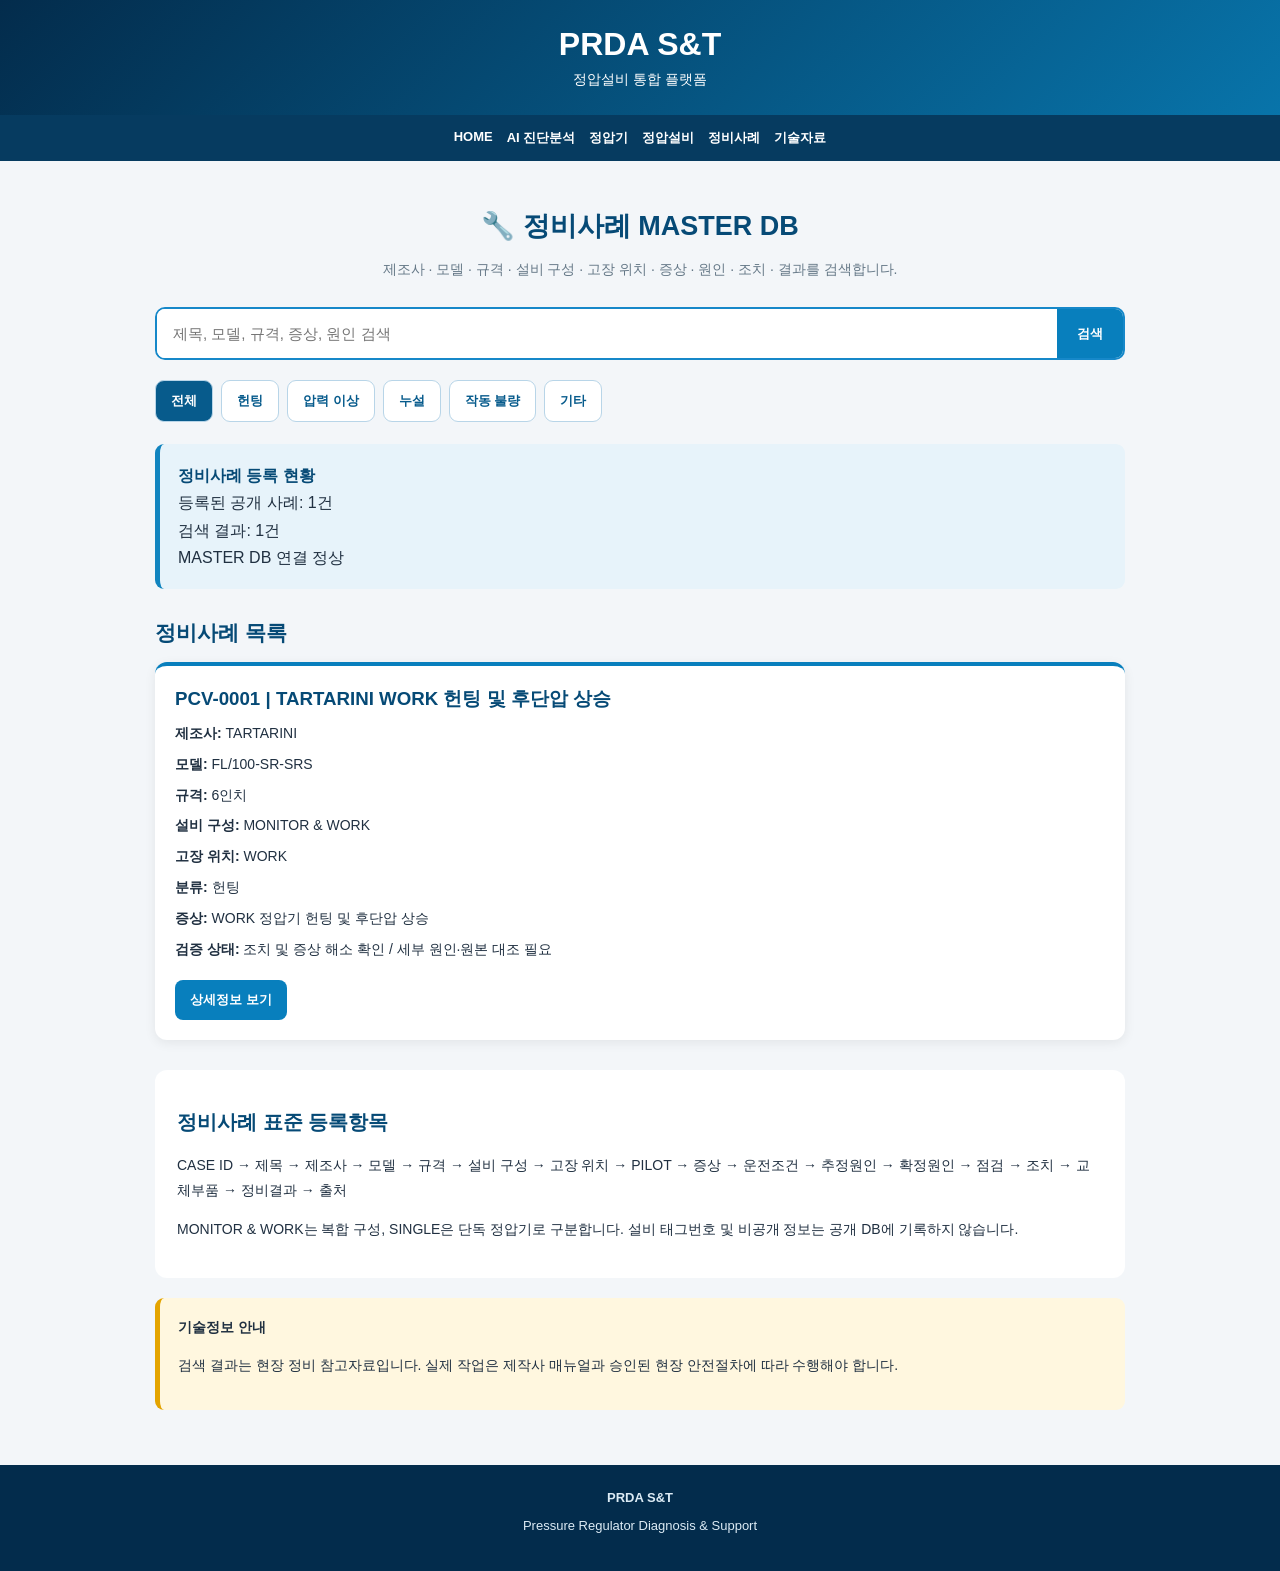
<file: cases.html>
<!DOCTYPE html>
<html lang="ko">
<head>
<meta charset="UTF-8">
<meta name="viewport" content="width=device-width, initial-scale=1.0">
<title>정비사례 DB | PRDA S&T</title>
<style>
*{box-sizing:border-box}
body{margin:0;font-family:Arial,"Noto Sans KR",sans-serif;background:#f3f6f9;color:#203041}
header{background:linear-gradient(135deg,#032c4c,#0874aa);color:white;text-align:center;padding:26px 14px}
header h1{margin:0;font-size:32px}
header p{margin:8px 0 0;font-size:14px}
nav{background:#063b60;padding:14px;display:flex;justify-content:center;flex-wrap:wrap;gap:14px}
nav a{color:white;text-decoration:none;font-weight:bold;font-size:13px}
main{max-width:1000px;margin:auto;padding:25px 15px 55px}
.intro{text-align:center}
.intro h2{font-size:27px;color:#064a76;margin-bottom:10px}
.intro p{color:#657887;line-height:1.7;font-size:14px}
.search{display:flex;margin:25px 0 14px;border:2px solid #1688c9;border-radius:10px;overflow:hidden;background:white}
.search input{flex:1;min-width:0;border:0;outline:0;padding:16px;font-size:15px}
.search button{background:#087fbd;border:0;color:white;font-weight:bold;padding:0 20px;cursor:pointer}
.filters{display:flex;flex-wrap:wrap;gap:8px;margin:20px 0}
.filter{padding:11px 15px;border:1px solid #b8d5e8;border-radius:9px;background:white;color:#075b8c;font-weight:bold;cursor:pointer}
.filter.active{background:#075b8c;color:white}
.summary{background:#e7f3fa;border-left:5px solid #1184bf;border-radius:9px;padding:18px;margin:22px 0;line-height:1.7}
.summary strong{color:#064a76}
.section-title{font-size:21px;color:#064a76;margin:30px 0 15px}
.case-list{display:grid;gap:15px}
.case-card{background:white;border-radius:12px;padding:20px;box-shadow:0 3px 12px rgba(0,0,0,.07);border-top:4px solid #087fbd}
.case-card h3{color:#064a76;margin:0 0 10px}
.case-card p{font-size:14px;line-height:1.7;margin:7px 0}
.case-card button{margin-top:12px;border:0;border-radius:8px;background:#087fbd;color:white;padding:11px 15px;font-weight:bold;cursor:pointer}
.detail{background:#f7fbff;border:1px solid #c7ddeb;border-radius:10px;padding:16px;margin-top:15px}
.empty{background:white;border-radius:12px;padding:30px 18px;text-align:center;color:#657887;line-height:1.8}
.guide{background:white;border-radius:12px;padding:22px;margin-top:30px}
.guide h2{color:#064a76;font-size:20px}
.guide p{line-height:1.8;font-size:14px}
.notice{background:#fff7df;border-left:5px solid #e4a400;border-radius:9px;padding:18px;margin-top:20px;font-size:14px;line-height:1.7}
footer{background:#032c4c;color:#dcebf5;text-align:center;padding:25px;font-size:13px}
[hidden]{display:none!important}
@media(max-width:600px){
header h1{font-size:29px}
.intro h2{font-size:24px}
.search input{padding:13px}
.search button{padding:0 15px}
}
</style>
</head>
<body>

<header>
<h1>PRDA S&amp;T</h1>
<p>정압설비 통합 플랫폼</p>
</header>

<nav>
<a href="index.html">HOME</a>
<a href="diagnosis.html">AI 진단분석</a>
<a href="regulator.html">정압기</a>
<a href="equipment.html">정압설비</a>
<a href="cases.html">정비사례</a>
<a href="manuals.html">기술자료</a>
</nav>

<main>
<section class="intro">
<h2>🔧 정비사례 MASTER DB</h2>
<p>제조사 · 모델 · 규격 · 설비 구성 · 고장 위치 · 증상 · 원인 · 조치 · 결과를 검색합니다.</p>
</section>

<form class="search" id="searchForm">
<input id="searchInput" type="search"
placeholder="제목, 모델, 규격, 증상, 원인 검색"
aria-label="정비사례 검색">
<button type="submit">검색</button>
</form>

<div class="filters">
<button type="button" class="filter active" data-filter="전체">전체</button>
<button type="button" class="filter" data-filter="헌팅">헌팅</button>
<button type="button" class="filter" data-filter="압력 이상">압력 이상</button>
<button type="button" class="filter" data-filter="누설">누설</button>
<button type="button" class="filter" data-filter="작동 불량">작동 불량</button>
<button type="button" class="filter" data-filter="기타">기타</button>
</div>

<div class="summary" aria-live="polite">
<strong>정비사례 등록 현황</strong>
<div id="caseCount">등록된 공개 사례: 0건</div>
<div id="resultCount">검색 결과: 0건</div>
<div id="dataStatus">MASTER DB 연결 확인 중</div>
</div>

<h2 class="section-title">정비사례 목록</h2>
<div class="case-list" id="caseList"></div>

<section class="guide">
<h2>정비사례 표준 등록항목</h2>
<p>
CASE ID → 제목 → 제조사 → 모델 → 규격 →
설비 구성 → 고장 위치 → PILOT → 증상 →
운전조건 → 추정원인 → 확정원인 →
점검 → 조치 → 교체부품 → 정비결과 → 출처
</p>
<p>
MONITOR &amp; WORK는 복합 구성,
SINGLE은 단독 정압기로 구분합니다.
설비 태그번호 및 비공개 정보는 공개 DB에 기록하지 않습니다.
</p>
</section>

<div class="notice">
<strong>기술정보 안내</strong>
<p>
검색 결과는 현장 정비 참고자료입니다.
실제 작업은 제작사 매뉴얼과 승인된
현장 안전절차에 따라 수행해야 합니다.
</p>
</div>
</main>

<footer>
<strong>PRDA S&amp;T</strong>
<p>Pressure Regulator Diagnosis &amp; Support</p>
</footer>

<script src="cases-data.js"></script>
<script>
const input=document.getElementById("searchInput");
const form=document.getElementById("searchForm");
const list=document.getElementById("caseList");
const count=document.getElementById("caseCount");
const resultCount=document.getElementById("resultCount");
const dataStatus=document.getElementById("dataStatus");
const filterButtons=[...document.querySelectorAll(".filter")];

let activeFilter="전체";

const dbReady=typeof getPublicPRDACases==="function";
const cases=dbReady?getPublicPRDACases():[];

dataStatus.textContent=dbReady
  ?"MASTER DB 연결 정상"
  :"MASTER DB 연결 실패: cases-data.js 확인 필요";

function normalize(value){
  return String(value??"").toLowerCase().trim();
}

function formatValue(value){
  if(value===null||value===undefined||value===""){
    return "미등록";
  }
  if(Array.isArray(value)){
    return value.length?value.join(", "):"미등록";
  }
  return String(value);
}

function classifyCase(item){
  const value=normalize(item.symptom);
  if(/헌팅|hunting|진동|맥동/.test(value))return "헌팅";
  if(/누설|leak/.test(value))return "누설";
  if(/작동 불량|작동안됨|고착|불작동/.test(value))return "작동 불량";
  if(/압력|승압|감압|과압/.test(value))return "압력 이상";
  return "기타";
}

function addField(container,label,value){
  const p=document.createElement("p");
  const strong=document.createElement("strong");
  strong.textContent=label+": ";
  p.appendChild(strong);
  p.appendChild(document.createTextNode(formatValue(value)));
  container.appendChild(p);
}

function operatingText(item){
  const op=item.operatingConditions||{};
  const values=[];

  if(op.upstreamMPa!=null){
    values.push("전단 "+op.upstreamMPa+" MPa");
  }
  if(op.downstreamMPa!=null){
    values.push("후단 "+op.downstreamMPa+" MPa");
  }
  if(op.flowTonPerHour!=null){
    values.push("유량 "+op.flowTonPerHour+" ton/h");
  }

  return values.length?values.join(" / "):"미등록";
}

function createCaseCard(item){
  const card=document.createElement("article");
  card.className="case-card";

  const heading=document.createElement("h3");
  heading.textContent=item.id+" | "+(item.title||item.model||"제목 미등록");
  card.appendChild(heading);

  addField(card,"제조사",item.manufacturer);
  addField(card,"모델",item.model);
  addField(card,"규격",item.size);
  addField(card,"설비 구성",item.equipmentType);
  addField(card,"고장 위치",item.faultPosition);
  addField(card,"분류",classifyCase(item));
  addField(card,"증상",item.symptom);
  addField(card,"검증 상태",item.verificationStatus);

  const button=document.createElement("button");
  button.type="button";
  button.textContent="상세정보 보기";
  card.appendChild(button);

  const detail=document.createElement("div");
  detail.className="detail";
  detail.hidden=true;

  addField(detail,"사례 제목",item.title);
  addField(detail,"제조사",item.manufacturer);
  addField(detail,"모델",item.model);
  addField(detail,"규격",item.size);
  addField(detail,"설비 구성",item.equipmentType);
  addField(detail,"고장 위치",item.faultPosition);
  addField(detail,"PILOT",item.pilot);
  addField(detail,"운전조건",operatingText(item));
  addField(detail,"추정원인",item.suspectedCauses);
  addField(detail,"확정원인",item.confirmedCause);
  addField(detail,"점검내용",item.inspection);
  addField(detail,"조치",item.action);
  addField(detail,"교체부품",item.replacedParts);
  addField(detail,"정비결과",item.result);
  addField(detail,"출처",item.reference);
  addField(detail,"관련 매뉴얼",item.relatedManuals);
  addField(detail,"관련 사례",item.relatedCases);

  button.addEventListener("click",function(){
    detail.hidden=!detail.hidden;
    button.textContent=detail.hidden
      ?"상세정보 보기"
      :"상세정보 닫기";
  });

  card.appendChild(detail);
  return card;
}

function renderCases(){
  const query=normalize(input.value);

  const matched=cases.filter(function(item){
    if(activeFilter!=="전체" &&
       classifyCase(item)!==activeFilter){
      return false;
    }

    const searchable=[
      item.id,
      item.title,
      item.manufacturer,
      item.model,
      item.size,
      item.equipmentType,
      item.faultPosition,
      item.pilot,
      item.symptom,
      item.suspectedCauses,
      item.confirmedCause,
      item.inspection,
      item.action,
      item.replacedParts,
      item.result,
      item.reference,
      item.verificationStatus
    ].map(formatValue).join(" ").toLowerCase();

    return searchable.includes(query);
  });

  count.textContent="등록된 공개 사례: "+cases.length+"건";
  resultCount.textContent="검색 결과: "+matched.length+"건";

  list.replaceChildren();

  if(matched.length===0){
    const empty=document.createElement("div");
    empty.className="empty";

    if(!dbReady){
      empty.textContent=
        "MASTER DB 연결 실패. cases-data.js 파일을 확인하세요.";
    }else if(cases.length===0){
      empty.textContent=
        "현재 공개 승인된 정비사례가 없습니다. 승인된 사례가 등록되면 이곳에 표시됩니다.";
    }else{
      empty.textContent=
        "검색 조건에 일치하는 정비사례가 없습니다.";
    }

    list.appendChild(empty);
    return;
  }

  matched.forEach(function(item){
    list.appendChild(createCaseCard(item));
  });
}

form.addEventListener("submit",function(event){
  event.preventDefault();
  renderCases();
});

input.addEventListener("input",renderCases);

filterButtons.forEach(function(button){
  button.addEventListener("click",function(){
    activeFilter=button.dataset.filter;

    filterButtons.forEach(function(item){
      item.classList.toggle("active",item===button);
    });

    renderCases();
  });
});

renderCases();
</script>
</body>
</html>
</file>
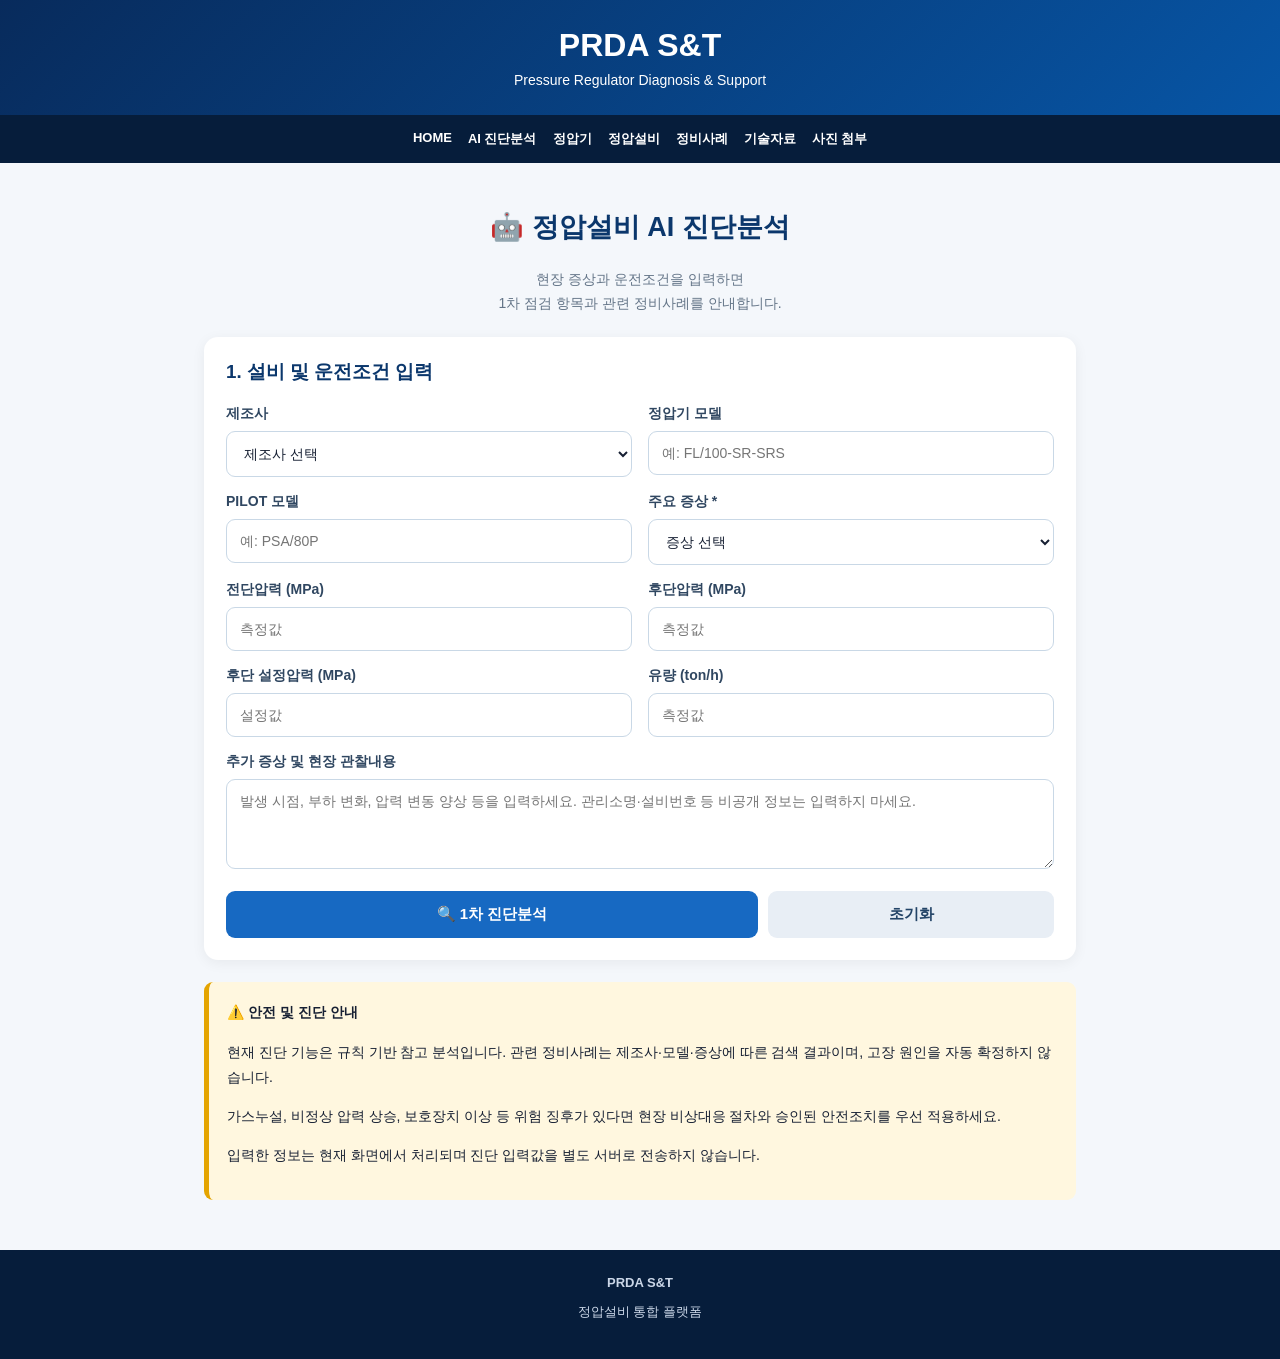
<file: diagnosis.html>
<!DOCTYPE html>
<html lang="ko">
<head>
<meta charset="UTF-8">
<meta name="viewport" content="width=device-width,initial-scale=1">
<title>AI 진단분석 | PRDA S&T</title>
<style>
*{box-sizing:border-box}
body{margin:0;background:#f4f7fb;color:#172033;font-family:Arial,"Noto Sans KR",sans-serif}
header{background:linear-gradient(135deg,#082b5c,#0755a5);color:white;text-align:center;padding:27px 12px}
header h1{font-size:32px;margin:0}
header p{font-size:14px;margin:8px 0 0}
nav{background:#061d3b;display:flex;justify-content:center;flex-wrap:wrap;gap:16px;padding:15px}
nav a{color:white;text-decoration:none;font-weight:bold;font-size:13px}
main{max-width:900px;margin:auto;padding:24px 14px 50px}
.intro{text-align:center}
.intro h2{font-size:27px;color:#0b376c}
.intro p{font-size:14px;color:#647588;line-height:1.7}
.panel{background:white;border-radius:14px;padding:22px;margin-top:22px;box-shadow:0 3px 14px rgba(0,0,0,.06)}
.panel h3{color:#0b376c;margin:0 0 20px}
.grid{display:grid;grid-template-columns:repeat(2,1fr);gap:16px}
.field{display:flex;flex-direction:column;gap:8px}
.field label{font-weight:bold;font-size:14px;color:#304761}
.field input,.field select,.field textarea{width:100%;padding:13px;border:1px solid #c9d8e6;border-radius:9px;font:inherit;font-size:14px;background:white;color:#172033}
.field textarea{resize:vertical;min-height:90px}
.full{grid-column:1/-1}
.actions{display:flex;flex-wrap:wrap;gap:10px;margin-top:22px}
.actions button{padding:14px 20px;border:0;border-radius:9px;font-weight:bold;font-size:15px;cursor:pointer}
.primary{background:#1769c2;color:white;flex:2}
.secondary{background:#e8eef5;color:#234467;flex:1}
.result{display:none;border-top:5px solid #1769c2}
.result h3{font-size:22px}
.result h4{color:#0b376c;margin:22px 0 9px}
.result p,.result li{font-size:14px;line-height:1.8}
.result ul{padding-left:22px}
.tag{display:inline-block;background:#e7f3fa;color:#0755a5;border-radius:7px;padding:7px 11px;font-size:13px;font-weight:bold}
.info{background:#eef6fc;border-left:4px solid #1769c2;border-radius:7px;padding:14px;margin-top:14px;line-height:1.7;font-size:14px}
.warning{background:#fff7df;border-left:5px solid #e4a400;border-radius:9px;padding:18px;margin-top:22px;line-height:1.8;font-size:14px}
.links{display:flex;flex-wrap:wrap;gap:10px;margin-top:20px}
.links a{background:#edf5fc;border:1px solid #c9deef;border-radius:8px;padding:11px 13px;text-decoration:none;color:#0755a5;font-size:13px;font-weight:bold}
.case-card{background:#f7fbff;border:1px solid #bfd8eb;border-radius:12px;padding:17px;margin:14px 0}
.case-card h5{font-size:17px;color:#0755a5;margin:0 0 12px}
.case-card p{margin:6px 0}
.case-card a{display:inline-block;margin-top:12px;color:#0755a5;font-weight:bold}
footer{background:#061d3b;color:#cbd7e8;text-align:center;padding:25px;font-size:13px}
@media(max-width:600px){
.grid{grid-template-columns:1fr}
.intro h2{font-size:24px}
.panel{padding:18px}
.actions button{font-size:14px}
}
</style>
<link rel="stylesheet" href="mobile.css">
</head>
<body>

<header>
<h1>PRDA S&amp;T</h1>
<p>Pressure Regulator Diagnosis &amp; Support</p>
</header>

<nav>
<a href="index.html">HOME</a>
<a href="diagnosis.html">AI 진단분석</a>
<a href="regulator.html">정압기</a>
<a href="equipment.html">정압설비</a>
<a href="cases.html">정비사례</a>
<a href="manuals.html">기술자료</a>
<a href="photo.html">사진 첨부</a>
</nav>

<main>

<section class="intro">
<h2>🤖 정압설비 AI 진단분석</h2>
<p>현장 증상과 운전조건을 입력하면<br>
1차 점검 항목과 관련 정비사례를 안내합니다.</p>
</section>

<section class="panel">
<h3>1. 설비 및 운전조건 입력</h3>

<form id="diagnosisForm">
<div class="grid">

<div class="field">
<label for="maker">제조사</label>
<select id="maker">
<option value="">제조사 선택</option>
<option>FISHER</option>
<option>TARTARINI</option>
<option>PIETRO FIORENTINI</option>
<option>RMG</option>
<option>FLEXFLO / GROVE</option>
<option>AFV</option>
<option>VALVITALIA</option>
<option>기타</option>
</select>
</div>

<div class="field">
<label for="model">정압기 모델</label>
<input id="model" placeholder="예: FL/100-SR-SRS">
</div>

<div class="field">
<label for="pilot">PILOT 모델</label>
<input id="pilot" placeholder="예: PSA/80P">
</div>

<div class="field">
<label for="symptom">주요 증상 *</label>
<select id="symptom" required>
<option value="">증상 선택</option>
<option value="hunting">압력 헌팅·진동</option>
<option value="high">후단압력 상승</option>
<option value="low">후단압력 저하</option>
<option value="leak">가스누설 의심</option>
<option value="operation">정압기 작동 불량</option>
<option value="ssv">SSV 작동 이상</option>
<option value="noise">이상 소음</option>
<option value="other">기타 증상</option>
</select>
</div>

<div class="field">
<label for="upstream">전단압력 (MPa)</label>
<input id="upstream" type="number" min="0" step="any" placeholder="측정값">
</div>

<div class="field">
<label for="downstream">후단압력 (MPa)</label>
<input id="downstream" type="number" min="0" step="any" placeholder="측정값">
</div>

<div class="field">
<label for="setpoint">후단 설정압력 (MPa)</label>
<input id="setpoint" type="number" min="0" step="any" placeholder="설정값">
</div>

<div class="field">
<label for="flow">유량 (ton/h)</label>
<input id="flow" type="number" min="0" step="any" placeholder="측정값">
</div>

<div class="field full">
<label for="details">추가 증상 및 현장 관찰내용</label>
<textarea id="details" placeholder="발생 시점, 부하 변화, 압력 변동 양상 등을 입력하세요. 관리소명·설비번호 등 비공개 정보는 입력하지 마세요."></textarea>
</div>

</div>

<div class="actions">
<button class="primary" type="submit">🔍 1차 진단분석</button>
<button class="secondary" type="reset">초기화</button>
</div>
</form>
</section>

<section class="panel result" id="result" aria-live="polite">
<h3>2. 1차 진단분석 결과</h3>
<span class="tag">규칙 기반 참고 분석</span>
<div id="resultBody"></div>

<h3 style="margin-top:28px">3. 관련 실제 정비사례</h3>
<div id="relatedCases"></div>

<div class="links">
<a href="photo.html">📷 현장 사진 첨부 →</a>
<a href="cases.html">정비사례 DB 확인 →</a>
<a href="manuals.html">공식 기술자료 확인 →</a>
<a href="equipment.html">정압설비 DB 확인 →</a>
</div>
</section>

<div class="warning">
<strong>⚠️ 안전 및 진단 안내</strong>
<p>
현재 진단 기능은 규칙 기반 참고 분석입니다.
관련 정비사례는 제조사·모델·증상에 따른
검색 결과이며, 고장 원인을 자동 확정하지 않습니다.
</p>
<p>
가스누설, 비정상 압력 상승, 보호장치 이상 등
위험 징후가 있다면 현장 비상대응 절차와
승인된 안전조치를 우선 적용하세요.
</p>
<p>
입력한 정보는 현재 화면에서 처리되며
진단 입력값을 별도 서버로 전송하지 않습니다.
</p>
</div>

</main>

<footer>
<strong>PRDA S&amp;T</strong>
<p>정압설비 통합 플랫폼</p>
</footer>

<script src="cases-data.js"></script>

<script>
const form=document.getElementById("diagnosisForm");
const result=document.getElementById("result");
const resultBody=document.getElementById("resultBody");
const relatedCases=document.getElementById("relatedCases");

const knowledge={
hunting:{
 title:"압력 헌팅·진동",
 causes:[
  "부하 및 유량 변화와 제어계통 응답의 상호작용",
  "PILOT 제어압력 변동 가능성",
  "정압기 내부 구동부의 마찰 또는 움직임 이상 가능성",
  "압력 검출계통의 응답 이상 가능성"
 ],
 checks:[
  "헌팅 발생 시 유량과 전·후단압력 변화 추이 확인",
  "PILOT 공급압력과 제어압력 변동 여부 확인",
  "압력 검출라인의 막힘·누설·연결 상태 확인",
  "제작사 매뉴얼에 따른 구동부 및 내부 상태 점검"
 ]
},
high:{
 title:"후단압력 상승",
 causes:[
  "정압기 시트부 기밀 이상 가능성",
  "PILOT 또는 제어압력 계통 이상 가능성",
  "압력 검출계통 이상 가능성"
 ],
 checks:[
  "승인 절차에 따라 후단압력 상승 추세 확인",
  "계기 지시값과 독립 측정값 비교",
  "정압기 차단 성능 및 제어계통 상태 점검",
  "보호장치 상태 및 제작사 기준 확인"
 ]
},
low:{
 title:"후단압력 저하",
 causes:[
  "공급압력 또는 공급능력 부족 가능성",
  "필터 등 유로 저항 증가 가능성",
  "PILOT 제어계통 또는 정압기 응답 이상 가능성"
 ],
 checks:[
  "전단압력·후단압력·유량의 동시 변화 확인",
  "필터 차압 및 상류 공급조건 확인",
  "PILOT 제어압력과 정압기 작동 상태 확인",
  "계기 및 압력 검출라인 상태 확인"
 ]
},
leak:{
 title:"가스누설 의심",
 causes:[
  "접속부 또는 씰링부 기밀 이상 가능성",
  "배관·튜빙·피팅 연결부 이상 가능성",
  "설비 부품 손상 가능성"
 ],
 checks:[
  "현장 비상대응 및 가스누설 관리절차 우선 적용",
  "허가된 방법과 적합한 검지장비로 누설 확인",
  "작업허가 및 격리조치 필요성 검토",
  "승인된 절차에 따라 누설 부위와 원인 확인"
 ]
},
operation:{
 title:"정압기 작동 불량",
 causes:[
  "구동부 움직임 저하 가능성",
  "PILOT 또는 제어계통 이상 가능성",
  "압력 검출·공급라인 이상 가능성"
 ],
 checks:[
  "설비 운전조건과 작동 상태 비교",
  "제어압력과 검출압력 상태 확인",
  "제작사 매뉴얼에 따른 구동부 점검",
  "기계적 간섭 또는 내부 부품 이상 확인"
 ]
},
ssv:{
 title:"SSV 작동 이상",
 causes:[
  "감지압력 계통 이상 가능성",
  "기계적 래치 또는 구동부 이상 가능성",
  "설정조건 또는 계기 이상 가능성"
 ],
 checks:[
  "보호장치 작동 상태와 경보 이력 확인",
  "감지라인 및 계기 상태 확인",
  "제작사 기준에 따른 시험·정비 절차 검토",
  "임의 재설정 또는 보호기능 우회 금지"
 ]
},
noise:{
 title:"이상 소음",
 causes:[
  "유량 및 차압 조건에 따른 유동 소음 가능성",
  "내부 부품 진동 또는 마찰 가능성",
  "배관·지지부 공진 가능성"
 ],
 checks:[
  "소음 발생 시점과 유량·압력 변화 비교",
  "소음 발생 위치 및 진동 양상 확인",
  "제작사 허용 운전범위 검토",
  "설비 내부 상태와 배관 지지조건 확인"
 ]
},
other:{
 title:"기타 증상",
 causes:[
  "입력 정보만으로 원인 범위를 특정하기 어려움",
  "운전조건 및 추가 현장 관찰정보 검토 필요"
 ],
 checks:[
  "증상 발생 시점과 운전조건 기록",
  "압력·유량·온도 및 경보 이력 확인",
  "제작사 매뉴얼과 과거 정비사례 검토",
  "현장 전문가의 추가 점검 및 원인 검증"
 ]
}
};

function addText(parent,tag,value){
 const element=document.createElement(tag);
 element.textContent=value;
 parent.appendChild(element);
 return element;
}

function addList(parent,title,items){
 addText(parent,"h4",title);
 const ul=document.createElement("ul");
 items.forEach(function(item){
  addText(ul,"li",item);
 });
 parent.appendChild(ul);
}

function getNumber(id){
 const value=document.getElementById(id).value;
 return value===""?null:Number(value);
}

function normalize(value){
 return String(value||"")
  .toUpperCase()
  .replace(/[\s\-_/]/g,"");
}

function symptomMatches(item,selected){
 const value=String(item.symptom||"").toLowerCase();

 const patterns={
  hunting:/헌팅|hunting|진동|맥동/,
  high:/후단압.*(상승|증가)|압력 상승|과압/,
  low:/후단압.*(저하|하락)|압력 저하/,
  leak:/누설|leak/,
  operation:/작동 불량|불작동|고착/,
  ssv:/ssv/,
  noise:/소음|noise/
 };

 if(selected==="other")return false;

 return patterns[selected]
  ?patterns[selected].test(value)
  :false;
}

function findRelatedCases(maker,model,symptom){
 if(typeof getPublicPRDACases!=="function"){
  return null;
 }

 if(!maker||!model)return [];

 return getPublicPRDACases().filter(function(item){
  return normalize(item.manufacturer)===normalize(maker)
   && normalize(item.model)===normalize(model)
   && symptomMatches(item,symptom);
 });
}

function showRelatedCases(maker,model,symptom){
 relatedCases.replaceChildren();

 const matched=findRelatedCases(maker,model,symptom);

 if(matched===null){
  addText(
   relatedCases,"p",
   "정비사례 DB 연결에 실패했습니다."
  );
  return;
 }

 if(!maker||!model){
  addText(
   relatedCases,"p",
   "관련 사례 검색을 위해 제조사와 모델을 모두 입력하세요."
  );
  return;
 }

 if(matched.length===0){
  addText(
   relatedCases,"p",
   "현재 제조사·모델·증상이 모두 일치하는 공개 정비사례가 없습니다."
  );
  return;
 }

 addText(
  relatedCases,"p",
  "일치하는 공개 정비사례 "+matched.length+"건"
 );

 matched.forEach(function(item){
  const card=document.createElement("div");
  card.className="case-card";

  addText(
   card,"h5",
   item.id+" | "+(item.title||"정비사례")
  );

  addText(card,"p","모델: "+(item.model||"미등록"));
  addText(card,"p","규격: "+(item.size||"미등록"));
  addText(card,"p","설비 구성: "+(item.equipmentType||"미등록"));
  addText(card,"p","고장 위치: "+(item.faultPosition||"미등록"));
  addText(card,"p","증상: "+(item.symptom||"미등록"));
  addText(card,"p","조치: "+(item.action||"미등록"));
  addText(card,"p","결과: "+(item.result||"미등록"));

  addText(
   card,"p",
   "※ 관련 사례이며 현재 설비의 원인 확정은 아닙니다."
  );

  const link=document.createElement("a");
  link.href="cases.html";
  link.textContent="정비사례 DB에서 확인 →";
  card.appendChild(link);

  relatedCases.appendChild(card);
 });
}

form.addEventListener("submit",function(event){
 event.preventDefault();

 const symptom=document.getElementById("symptom").value;
 if(!symptom)return;

 const data=knowledge[symptom];
 const maker=document.getElementById("maker").value;
 const model=document.getElementById("model").value.trim();
 const pilot=document.getElementById("pilot").value.trim();
 const upstream=getNumber("upstream");
 const downstream=getNumber("downstream");
 const setpoint=getNumber("setpoint");
 const flow=getNumber("flow");

 resultBody.replaceChildren();

 addText(resultBody,"h4","선택된 증상");
 addText(resultBody,"p",data.title);

 const equipment=[
  maker||"제조사 미입력",
  model||"모델 미입력",
  pilot?"PILOT: "+pilot:"PILOT 미입력"
 ].join(" / ");

 addText(resultBody,"p","설비 정보: "+equipment);

 const values=[];
 if(upstream!==null)values.push("전단 "+upstream+" MPa");
 if(downstream!==null)values.push("후단 "+downstream+" MPa");
 if(setpoint!==null)values.push("설정 "+setpoint+" MPa");
 if(flow!==null)values.push("유량 "+flow+" ton/h");

 if(values.length){
  addText(resultBody,"p","입력값: "+values.join(" / "));
 }

 if(upstream!==null&&downstream!==null&&
    downstream>upstream){
  const warning=addText(
   resultBody,"p",
   "입력 확인: 후단압력이 전단압력보다 높습니다. 단위와 측정값을 재확인하세요."
  );
  warning.className="info";
 }

 if(downstream!==null&&setpoint!==null&&setpoint>0){
  const difference=downstream-setpoint;
  const percent=(difference/setpoint*100).toFixed(1);

  addText(
   resultBody,"p",
   "후단 측정압력과 설정압력 차이: "+
   difference.toFixed(3)+" MPa ("+percent+"%)"
  );

  addText(
   resultBody,"p",
   "이 차이는 단순 계산값이며 허용오차나 고장 여부를 판정한 결과가 아닙니다."
  );
 }

 addList(
  resultBody,
  "가능성 검토 항목 (원인 확정 아님)",
  data.causes
 );

 addList(
  resultBody,
  "우선 확인할 점검 항목",
  data.checks
 );

 const details=document.getElementById("details").value.trim();

 if(details){
  addText(resultBody,"h4","입력한 추가 관찰내용");
  addText(resultBody,"p",details);
 }

 const info=addText(
  resultBody,"p",
  "분석 단계: 1차 규칙 기반 점검 안내. 실제 정비사례는 제조사·모델·증상 기준으로 별도 검색합니다."
 );
 info.className="info";

 showRelatedCases(maker,model,symptom);

 result.style.display="block";
 result.scrollIntoView({behavior:"smooth",block:"start"});
});

form.addEventListener("reset",function(){
 result.style.display="none";
 resultBody.replaceChildren();
 relatedCases.replaceChildren();
});

/* 정압기 DB에서 전달된 제조사·모델 자동 입력 */
(function(){
 const params=new URLSearchParams(window.location.search);
 const maker=params.get("maker");
 const model=params.get("model");

 const makerInput=document.getElementById("maker");
 const modelInput=document.getElementById("model");

 if(maker&&makerInput){
  const exists=Array.from(makerInput.options)
   .some(function(option){
    return option.value===maker;
   });

  if(exists){
   makerInput.value=maker;
  }
 }

 if(model&&modelInput){
  modelInput.value=model;
 }
})();
</script>

</body>
</html>
</file>
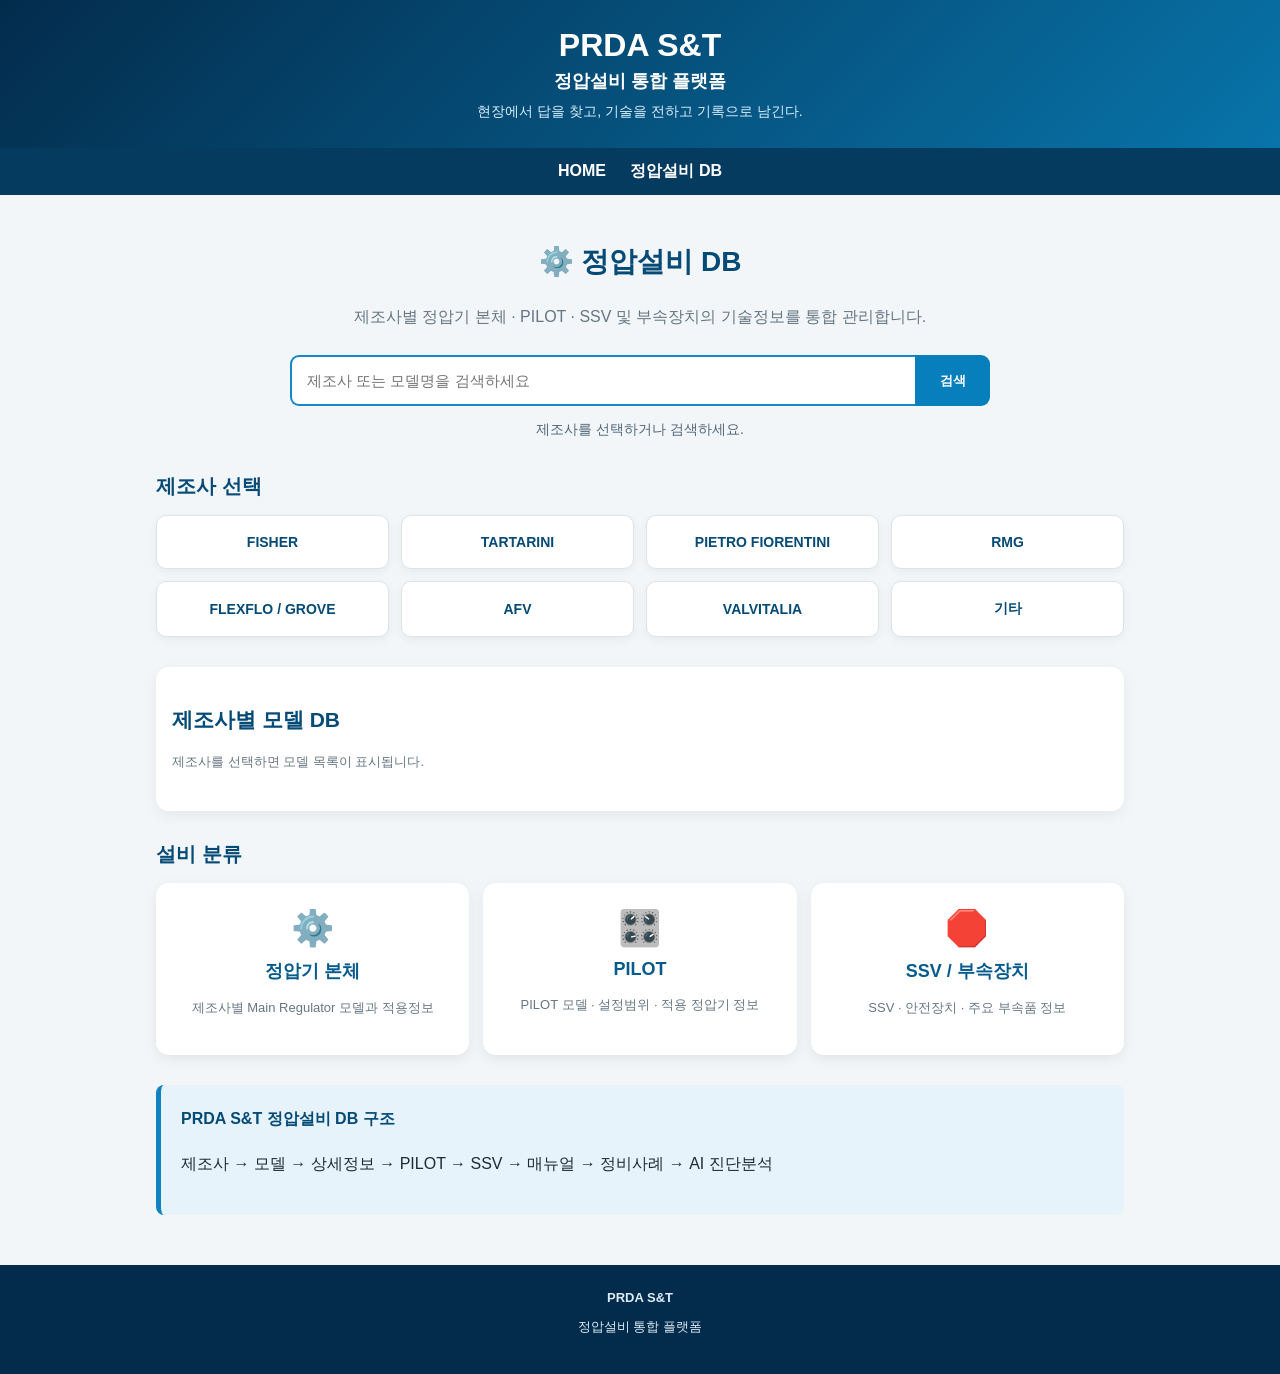
<file: equipment.html>
<!DOCTYPE html>
<html lang="ko">
<head>
<meta charset="UTF-8">
<meta name="viewport" content="width=device-width, initial-scale=1.0">
<title>정압설비 DB | PRDA S&T</title>
<style>
*{box-sizing:border-box}
html{scroll-behavior:smooth}
body{
 margin:0;
 font-family:Arial,"Noto Sans KR",sans-serif;
 background:#f3f6f9;
 color:#1e2b35;
}
header{
 background:linear-gradient(135deg,#032c4c,#0874aa);
 color:white;
 text-align:center;
 padding:27px 15px;
}
.logo{font-size:32px;font-weight:900}
.platform{margin-top:5px;font-size:18px;font-weight:bold}
.slogan{margin-top:10px;color:#d9efff;font-size:14px}
nav{
 background:#063b60;
 text-align:center;
 padding:13px 8px;
}
nav a{
 color:white;
 text-decoration:none;
 font-weight:bold;
 margin:0 10px;
}
.container{
 max-width:1000px;
 margin:auto;
 padding:25px 16px 50px;
}
.title{text-align:center;margin-bottom:25px}
.title h1{color:#064a76;font-size:28px}
.title p{color:#667682;line-height:1.6}
.search{
 max-width:700px;
 margin:0 auto 15px;
 display:flex;
}
.search input{
 min-width:0;
 flex:1;
 padding:15px;
 border:2px solid #1688c9;
 border-right:0;
 border-radius:9px 0 0 9px;
 font-size:15px;
}
.search button{
 width:75px;
 border:0;
 background:#087fbd;
 color:white;
 font-weight:bold;
 border-radius:0 9px 9px 0;
 cursor:pointer;
}
.search-info{
 text-align:center;
 font-size:14px;
 color:#526779;
 min-height:22px;
}
.section-title{
 margin:30px 0 15px;
 color:#064a76;
 font-size:20px;
}
.manufacturers{
 display:grid;
 grid-template-columns:repeat(4,1fr);
 gap:12px;
}
.maker{
 background:white;
 border:1px solid #dce4e9;
 border-radius:10px;
 padding:18px 8px;
 text-align:center;
 font-weight:bold;
 box-shadow:0 3px 10px rgba(0,0,0,.05);
 cursor:pointer;
 color:#064a76;
 font-size:14px;
}
.maker.active{
 background:#dff0fb;
 border:2px solid #087fbd;
}
.database{
 margin-top:30px;
 padding:22px 16px;
 background:white;
 border-radius:13px;
 box-shadow:0 4px 14px rgba(0,0,0,.06);
}
.database h2{color:#064a76;font-size:21px}
.db-note{
 font-size:13px;
 color:#667682;
 line-height:1.6;
}
.model-list{
 display:grid;
 grid-template-columns:repeat(2,1fr);
 gap:10px;
 margin-top:16px;
}
.model{
 padding:16px 12px;
 background:#edf6fc;
 border:1px solid #c7ddeb;
 border-radius:9px;
 color:#064a76;
 font-size:15px;
 font-weight:bold;
 text-align:left;
 cursor:pointer;
}
.model:hover,.model:focus{background:#d9ecfa}
.detail{
 margin-top:20px;
 padding:20px;
 border:2px solid #1688c9;
 border-radius:12px;
 background:#f7fbff;
}
.detail h3{
 color:#064a76;
 margin:0 0 15px;
 font-size:22px;
}
.info-grid{
 display:grid;
 grid-template-columns:repeat(2,1fr);
 gap:12px;
}
.info-card{
 background:white;
 border:1px solid #dce4e9;
 border-radius:9px;
 padding:15px;
}
.info-card strong{
 display:block;
 color:#064a76;
 margin-bottom:8px;
}
.info-card p{
 margin:0;
 font-size:14px;
 line-height:1.6;
}
.pending{color:#7c5a20}
.notice{
 margin-top:18px;
 background:#fff7df;
 border-left:4px solid #e4a400;
 padding:14px;
 font-size:13px;
 line-height:1.7;
}
.categories{
 display:grid;
 grid-template-columns:repeat(3,1fr);
 gap:14px;
}
.category{
 background:white;
 border-radius:13px;
 padding:25px 12px;
 text-align:center;
 box-shadow:0 4px 14px rgba(0,0,0,.07);
}
.icon{font-size:35px}
.category h2{
 margin-top:10px;
 color:#075b8c;
 font-size:18px;
}
.category p{
 font-size:13px;
 color:#667682;
 line-height:1.5;
}
.flow{
 margin-top:30px;
 background:#e7f3fa;
 border-left:5px solid #1184bf;
 border-radius:8px;
 padding:20px;
 line-height:1.8;
}
.flow strong{color:#064a76}
footer{
 background:#032c4c;
 color:#dcebf5;
 text-align:center;
 padding:25px;
 font-size:13px;
}
[hidden]{display:none!important}
@media(max-width:700px){
 .manufacturers{grid-template-columns:repeat(2,1fr)}
 .model-list{grid-template-columns:1fr}
 .info-grid{grid-template-columns:1fr}
 .categories{grid-template-columns:1fr}
 .title h1{font-size:25px}
 nav a{margin:0 5px;font-size:13px}
}
</style>
</head>
<body>

<header>
 <div class="logo">PRDA S&amp;T</div>
 <div class="platform">정압설비 통합 플랫폼</div>
 <div class="slogan">
 현장에서 답을 찾고, 기술을 전하고 기록으로 남긴다.
 </div>
</header>

<nav>
 <a href="index.html">HOME</a>
 <a href="equipment.html">정압설비 DB</a>
</nav>

<main class="container">

<section class="title">
 <h1>⚙️ 정압설비 DB</h1>
 <p>제조사별 정압기 본체 · PILOT · SSV 및 부속장치의 기술정보를 통합 관리합니다.</p>
</section>

<form class="search" id="searchForm">
 <input id="searchInput" type="search"
 placeholder="제조사 또는 모델명을 검색하세요"
 aria-label="정압설비 검색">
 <button type="submit">검색</button>
</form>

<div id="searchInfo" class="search-info" aria-live="polite">
 제조사를 선택하거나 검색하세요.
</div>

<h2 class="section-title">제조사 선택</h2>

<section class="manufacturers" id="manufacturers">
 <button class="maker" type="button">FISHER</button>
 <button class="maker" type="button">TARTARINI</button>
 <button class="maker" type="button">PIETRO FIORENTINI</button>
 <button class="maker" type="button">RMG</button>
 <button class="maker" type="button">FLEXFLO / GROVE</button>
 <button class="maker" type="button">AFV</button>
 <button class="maker" type="button">VALVITALIA</button>
 <button class="maker" type="button">기타</button>
</section>

<section class="database" id="database">
 <h2 id="dbTitle">제조사별 모델 DB</h2>
 <p class="db-note" id="dbNote">
  제조사를 선택하면 모델 목록이 표시됩니다.
 </p>
 <div class="model-list" id="modelList"></div>

 <article class="detail" id="modelDetail" hidden>
  <h3 id="detailName"></h3>
  <div class="info-grid" id="detailGrid"></div>
  <div class="notice">
   등록된 모델명은 기초자료입니다.
   운전압력, 설정범위, 적용 PILOT, SSV 및 부품은
   제작사 공식자료와 실제 설비를 확인한 뒤 확정해야 합니다.
  </div>
 </article>
</section>

<h2 class="section-title">설비 분류</h2>

<section class="categories">
 <div class="category">
  <div class="icon">⚙️</div>
  <h2>정압기 본체</h2>
  <p>제조사별 Main Regulator 모델과 적용정보</p>
 </div>
 <div class="category">
  <div class="icon">🎛️</div>
  <h2>PILOT</h2>
  <p>PILOT 모델 · 설정범위 · 적용 정압기 정보</p>
 </div>
 <div class="category">
  <div class="icon">🛑</div>
  <h2>SSV / 부속장치</h2>
  <p>SSV · 안전장치 · 주요 부속품 정보</p>
 </div>
</section>

<section class="flow">
 <strong>PRDA S&amp;T 정압설비 DB 구조</strong>
 <p>
 제조사 → 모델 → 상세정보 → PILOT →
 SSV → 매뉴얼 → 정비사례 → AI 진단분석
 </p>
</section>

</main>

<footer>
 <strong>PRDA S&amp;T</strong>
 <p>정압설비 통합 플랫폼</p>
</footer>

<script>
const database={
 "FISHER":[
  {name:"EZR",type:"정압기 본체"},
  {name:"1098-EGR",type:"정압기 본체"},
  {name:"627",type:"압력조정기"},
  {name:"299H",type:"압력조정기"},
  {name:"67C",type:"압력조정기"},
  {name:"161AY",type:"PILOT"},
  {name:"PRX",type:"PILOT 계열"}
 ],
 "TARTARINI":[
  {name:"FL",type:"정압기 본체"},
  {name:"BFL",type:"정압기 본체"},
  {name:"CRONOS",type:"정압기 계열"}
 ],
 "PIETRO FIORENTINI":[
  {name:"REFLUX 819",type:"정압기 본체"},
  {name:"REFLUX 851",type:"정압기 본체"},
  {name:"DIVAL 600",type:"정압기 본체"},
  {name:"APERFLUX 851",type:"정압기 본체"}
 ],
 "RMG":[
  {name:"RMG 512",type:"정압기 본체"},
  {name:"RMG 402",type:"정압기 계열"}
 ],
 "FLEXFLO / GROVE":[
  {name:"FLEXFLO",type:"정압기 계열"}
 ],
 "AFV":[],
 "VALVITALIA":[],
 "기타":[]
};

const form=document.getElementById("searchForm");
const input=document.getElementById("searchInput");
const info=document.getElementById("searchInfo");
const makers=[...document.querySelectorAll(".maker")];
const dbTitle=document.getElementById("dbTitle");
const dbNote=document.getElementById("dbNote");
const modelList=document.getElementById("modelList");
const detail=document.getElementById("modelDetail");
const detailName=document.getElementById("detailName");
const detailGrid=document.getElementById("detailGrid");
const dbSection=document.getElementById("database");

function normalize(value){
 return value.toLowerCase().replace(/[\s\/-]/g,"");
}

function hideDetail(){
 detail.hidden=true;
 detailGrid.replaceChildren();
}

function addInfo(label,value){
 const card=document.createElement("div");
 card.className="info-card";

 const heading=document.createElement("strong");
 heading.textContent=label;

 const text=document.createElement("p");
 text.textContent=value;

 if(value.includes("등록 예정")||
    value.includes("확인 예정")){
  text.className="pending";
 }

 card.append(heading,text);
 detailGrid.appendChild(card);
}

function openDetail(maker,item){
 detailName.textContent=item.name;
 detailGrid.replaceChildren();

 addInfo("제조사",maker);
 addInfo("모델명",item.name);
 addInfo("설비 분류",item.type);
 addInfo("기술사양","제작사 자료 확인 예정");
 addInfo("적용 PILOT","모델별 확인 예정");
 addInfo("SSV / 부속장치","적용 구성 확인 예정");
 addInfo("공식 매뉴얼","등록 예정");
 addInfo("정비사례","연결 예정");
 addInfo("AI 진단분석","연결 예정");

 detail.hidden=false;
 detail.scrollIntoView({
  behavior:"smooth",
  block:"start"
 });
}

function showModels(maker,models){
 makers.forEach(function(button){
  button.classList.toggle(
   "active",
   button.textContent.trim()===maker
  );
 });

 dbTitle.textContent=maker+" 모델 DB";
 modelList.replaceChildren();
 hideDetail();

 if(models.length===0){
  dbNote.textContent=
   "등록된 모델이 없습니다. 자료 확인 후 추가 예정입니다.";
 }else{
  dbNote.textContent=
   "등록 모델 "+models.length+
   "건 · 모델을 누르면 상세정보가 표시됩니다.";

  models.forEach(function(item){
   const button=document.createElement("button");
   button.type="button";
   button.className="model";
   button.textContent=item.name+" · "+item.type;

   button.addEventListener("click",function(){
    openDetail(maker,item);
   });

   modelList.appendChild(button);
  });
 }

 dbSection.scrollIntoView({
  behavior:"smooth",
  block:"start"
 });
}

function resetSearch(){
 makers.forEach(function(button){
  button.hidden=false;
  button.classList.remove("active");
 });

 info.textContent="제조사를 선택하거나 검색하세요.";
 dbTitle.textContent="제조사별 모델 DB";
 dbNote.textContent="제조사를 선택하면 모델 목록이 표시됩니다.";
 modelList.replaceChildren();
 hideDetail();
}

function searchEquipment(){
 const query=normalize(input.value.trim());

 if(!query){
  resetSearch();
  return;
 }

 let makerCount=0;
 let modelCount=0;

 makers.forEach(function(button){
  const maker=button.textContent.trim();
  const makerMatch=normalize(maker).includes(query);

  const matches=database[maker].filter(function(item){
   return normalize(item.name).includes(query);
  });

  const visible=makerMatch||matches.length>0;
  button.hidden=!visible;

  if(visible)makerCount++;
  modelCount+=matches.length;
 });

 info.textContent=
  "검색 결과: 제조사 "+makerCount+
  "건 · 모델 일치 "+modelCount+"건";

 const visibleMakers=makers.filter(function(button){
  return !button.hidden;
 });

 if(visibleMakers.length===1){
  const maker=visibleMakers[0].textContent.trim();
  const makerMatch=normalize(maker).includes(query);

  const models=makerMatch
   ?database[maker]
   :database[maker].filter(function(item){
     return normalize(item.name).includes(query);
    });

  showModels(maker,models);
 }else{
  makers.forEach(function(button){
   button.classList.remove("active");
  });

  dbTitle.textContent=visibleMakers.length
   ?"검색된 제조사"
   :"검색 결과 없음";

  dbNote.textContent=visibleMakers.length
   ?"제조사를 선택하세요."
   :"일치하는 제조사 또는 모델이 없습니다.";

  modelList.replaceChildren();
  hideDetail();
 }
}

form.addEventListener("submit",function(event){
 event.preventDefault();
 searchEquipment();
});

input.addEventListener("input",function(){
 if(!input.value.trim()){
  resetSearch();
 }
});

makers.forEach(function(button){
 button.addEventListener("click",function(){
  const maker=button.textContent.trim();
  input.value=maker;

  makers.forEach(function(item){
   item.hidden=false;
  });

  info.textContent=maker+" 선택 완료";
  showModels(maker,database[maker]);
 });
});
</script>
</body>
</html>
</file>
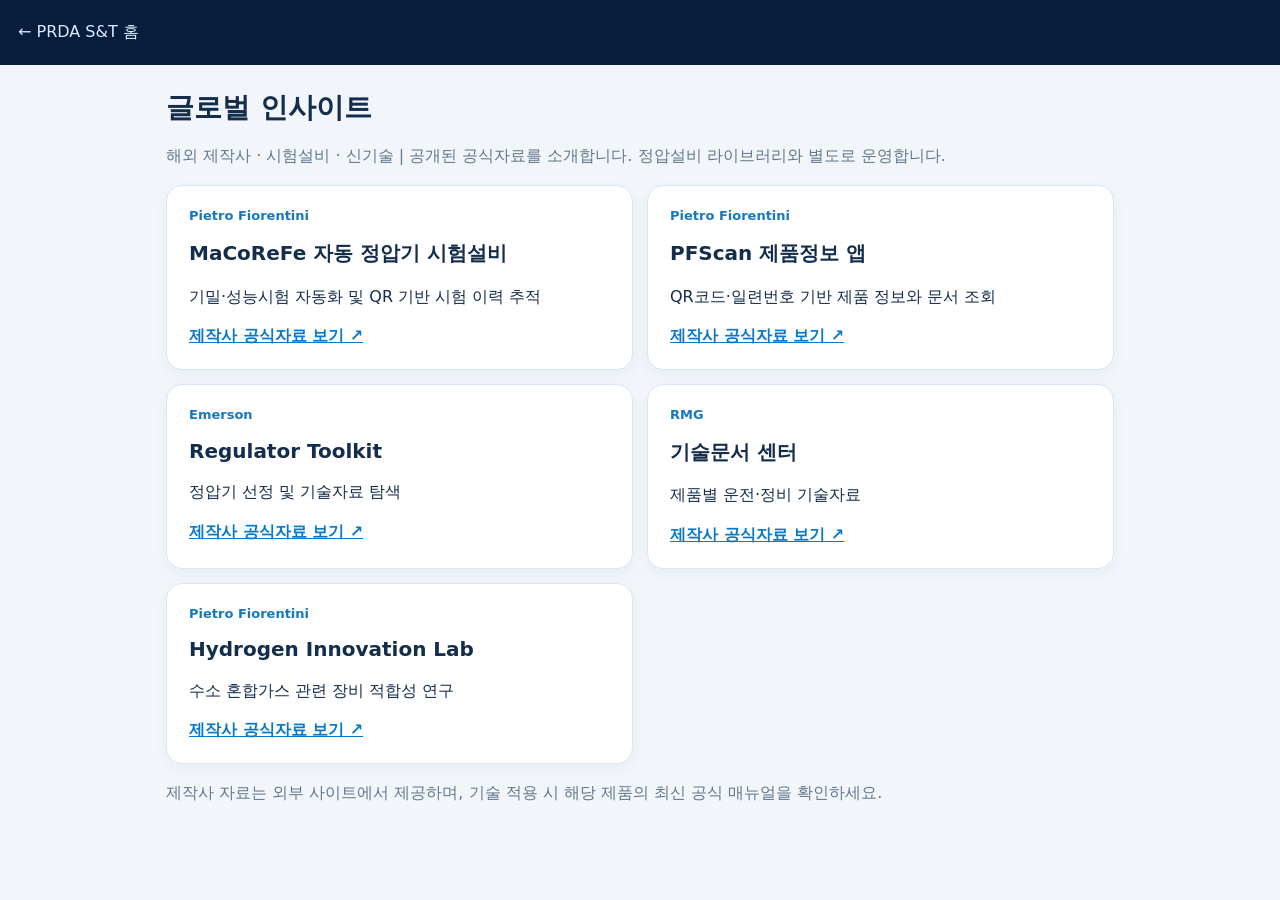
<file: global.html>
<!doctype html><html lang="ko"><head><meta charset="utf-8"><meta name="viewport" content="width=device-width,initial-scale=1"><title>글로벌 인사이트 | PRDA S&amp;T</title><style>*{box-sizing:border-box}body{margin:0;font-family:system-ui,'Noto Sans KR',sans-serif;background:#f2f6fb;color:#142d4c}header{background:#071d3b;color:white;padding:22px 18px}header a{color:#d5ecff;text-decoration:none}main{max-width:980px;margin:auto;padding:24px 16px 70px}h1{font-size:28px;margin:0 0 8px}.intro{color:#63778d}.grid{display:grid;grid-template-columns:repeat(2,minmax(0,1fr));gap:14px}.card{background:white;border:1px solid #dce6f2;border-radius:16px;padding:22px;box-shadow:0 5px 16px #0c32510b}.maker{font-size:13px;font-weight:700;color:#1679bf}h2{font-size:20px}p{line-height:1.65}.card a{color:#0879c9;font-weight:700}@media(max-width:600px){.grid{grid-template-columns:1fr}}</style></head><body><header><a href="index.html">← PRDA S&amp;T 홈</a></header><main><h1>글로벌 인사이트</h1><p class="intro">해외 제작사 · 시험설비 · 신기술 | 공개된 공식자료를 소개합니다. 정압설비 라이브러리와 별도로 운영합니다.</p><div class="grid"><article class="card"><div class="maker">Pietro Fiorentini</div><h2>MaCoReFe 자동 정압기 시험설비</h2><p>기밀·성능시험 자동화 및 QR 기반 시험 이력 추적</p><a href="https://www.fiorentini.com/en/news/macorefe-project-a-testing-machine-for-our-gas-regulators-for-low-pressure/" target="_blank" rel="noopener noreferrer">제작사 공식자료 보기 ↗</a></article><article class="card"><div class="maker">Pietro Fiorentini</div><h2>PFScan 제품정보 앱</h2><p>QR코드·일련번호 기반 제품 정보와 문서 조회</p><a href="https://www.fiorentini.com/en/pfscan/" target="_blank" rel="noopener noreferrer">제작사 공식자료 보기 ↗</a></article><article class="card"><div class="maker">Emerson</div><h2>Regulator Toolkit</h2><p>정압기 선정 및 기술자료 탐색</p><a href="https://go.emersonautomation.com/regulator-toolkit" target="_blank" rel="noopener noreferrer">제작사 공식자료 보기 ↗</a></article><article class="card"><div class="maker">RMG</div><h2>기술문서 센터</h2><p>제품별 운전·정비 기술자료</p><a href="https://www.rmg.com/en/publications/technical-documentation" target="_blank" rel="noopener noreferrer">제작사 공식자료 보기 ↗</a></article><article class="card"><div class="maker">Pietro Fiorentini</div><h2>Hydrogen Innovation Lab</h2><p>수소 혼합가스 관련 장비 적합성 연구</p><a href="https://www.fiorentini.com/en/about-us/expertise/hydrogen/pietro-fiorentinis-hydrogen-innovation-lab/" target="_blank" rel="noopener noreferrer">제작사 공식자료 보기 ↗</a></article></div><p class="intro">제작사 자료는 외부 사이트에서 제공하며, 기술 적용 시 해당 제품의 최신 공식 매뉴얼을 확인하세요.</p></main></body></html>
</file>
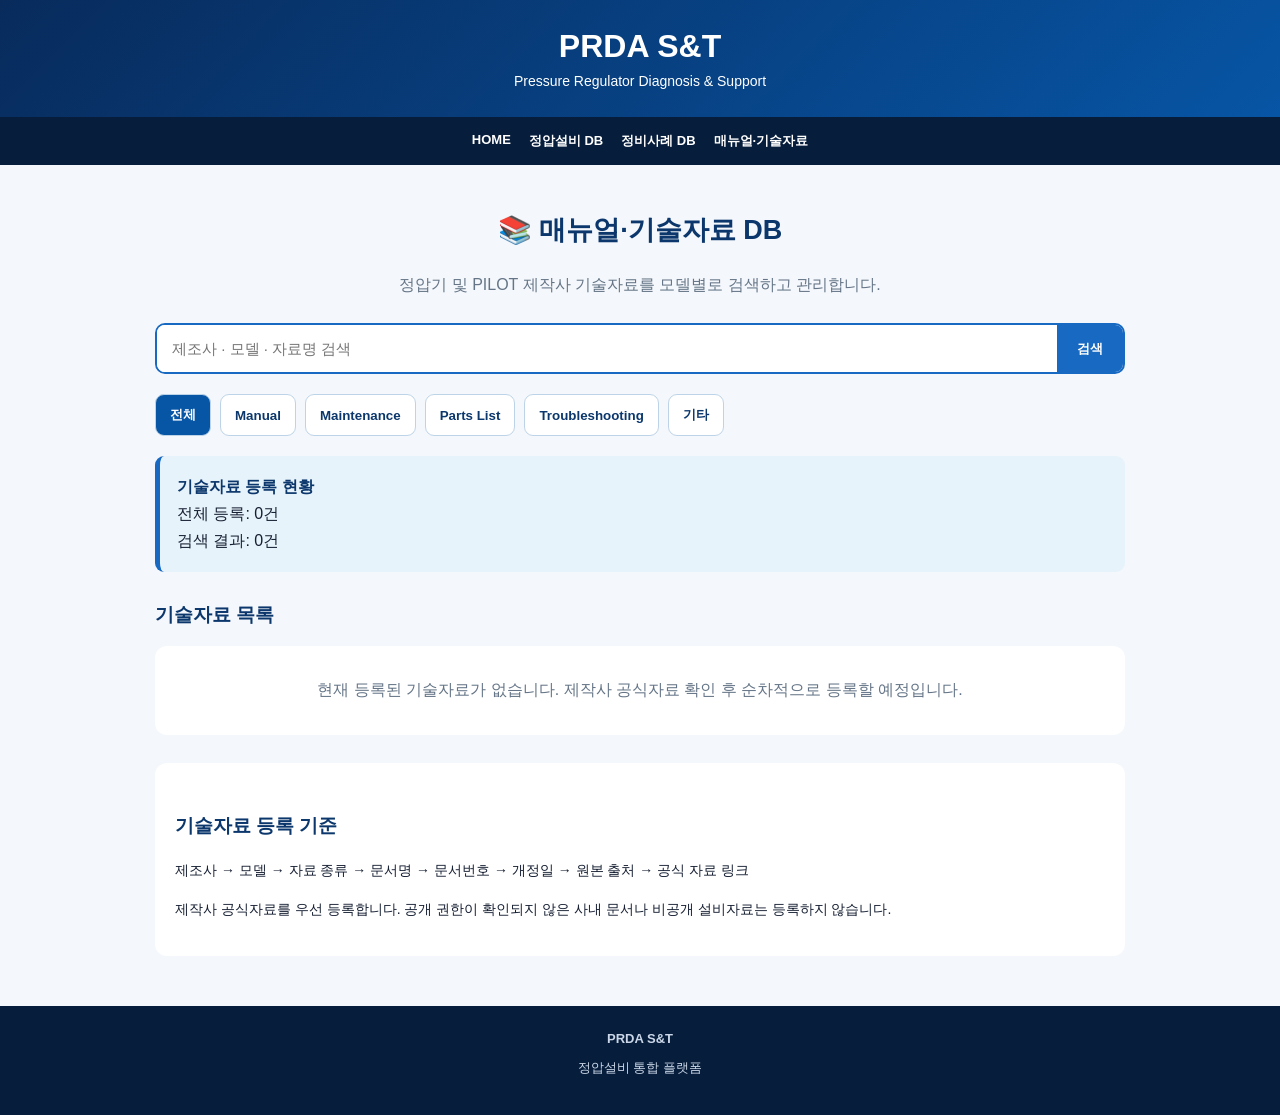
<file: manuals.html>
<!DOCTYPE html>
<html lang="ko">
<head>
<meta charset="UTF-8">
<meta name="viewport" content="width=device-width, initial-scale=1.0">
<title>매뉴얼·기술자료 | PRDA S&T</title>
<style>
*{box-sizing:border-box}
body{
 margin:0;
 background:#f4f7fb;
 color:#172033;
 font-family:Arial,"Noto Sans KR",sans-serif;
}
header{
 background:linear-gradient(135deg,#082b5c,#0755a5);
 color:white;
 text-align:center;
 padding:28px 12px;
}
header h1{margin:0;font-size:32px}
header p{margin:8px 0 0;font-size:14px}
nav{
 display:flex;
 justify-content:center;
 gap:18px;
 flex-wrap:wrap;
 background:#061d3b;
 padding:15px;
}
nav a{
 color:white;
 text-decoration:none;
 font-size:13px;
 font-weight:bold;
}
main{
 max-width:1000px;
 margin:auto;
 padding:25px 15px 50px;
}
.intro{text-align:center}
.intro h2{
 color:#0b376c;
 font-size:27px;
}
.intro p{
 color:#657587;
 line-height:1.7;
}
.search{
 display:flex;
 margin:25px 0 16px;
 background:white;
 border:2px solid #1769c2;
 border-radius:10px;
 overflow:hidden;
}
.search input{
 flex:1;
 min-width:0;
 border:0;
 outline:0;
 padding:15px;
 font-size:15px;
}
.search button{
 border:0;
 background:#1769c2;
 color:white;
 padding:0 20px;
 font-weight:bold;
 cursor:pointer;
}
.filters{
 display:flex;
 flex-wrap:wrap;
 gap:9px;
 margin:20px 0;
}
.filter{
 background:white;
 border:1px solid #bdd4e8;
 color:#0b376c;
 border-radius:9px;
 padding:11px 14px;
 font-weight:bold;
 cursor:pointer;
}
.filter.active{
 background:#0755a5;
 color:white;
}
.status{
 padding:17px;
 background:#e7f3fa;
 border-left:5px solid #1769c2;
 border-radius:9px;
 line-height:1.7;
}
.status strong{color:#0b376c}
h3{
 color:#0b376c;
 margin-top:30px;
}
.results{
 display:grid;
 gap:13px;
}
.document{
 background:white;
 padding:20px;
 border-radius:12px;
 border-top:4px solid #1769c2;
 box-shadow:0 3px 12px rgba(0,0,0,.06);
}
.document h4{
 margin:0 0 12px;
 font-size:18px;
 color:#0b376c;
}
.document p{
 margin:7px 0;
 font-size:14px;
 line-height:1.6;
}
.document a{
 display:inline-block;
 margin-top:12px;
 color:#0755a5;
 font-weight:bold;
}
.empty{
 background:white;
 border-radius:12px;
 padding:30px 18px;
 text-align:center;
 color:#657587;
 line-height:1.8;
}
.guide{
 margin-top:28px;
 padding:20px;
 background:white;
 border-radius:12px;
}
.guide p{
 font-size:14px;
 line-height:1.8;
}
footer{
 text-align:center;
 background:#061d3b;
 color:#cbd7e8;
 padding:25px;
 font-size:13px;
}
@media(max-width:600px){
 .intro h2{font-size:24px}
 .search input{padding:13px}
 .search button{padding:0 15px}
}
</style>
</head>
<body>

<header>
 <h1>PRDA S&amp;T</h1>
 <p>Pressure Regulator Diagnosis &amp; Support</p>
</header>

<nav>
 <a href="index.html">HOME</a>
 <a href="equipment.html">정압설비 DB</a>
 <a href="cases.html">정비사례 DB</a>
 <a href="manuals.html">매뉴얼·기술자료</a>
</nav>

<main>
 <section class="intro">
  <h2>📚 매뉴얼·기술자료 DB</h2>
  <p>
   정압기 및 PILOT 제작사 기술자료를
   모델별로 검색하고 관리합니다.
  </p>
 </section>

 <form class="search" id="searchForm">
  <input
   id="searchInput"
   type="search"
   placeholder="제조사 · 모델 · 자료명 검색"
   aria-label="기술자료 검색">
  <button type="submit">검색</button>
 </form>

 <div class="filters" id="filters">
  <button class="filter active" data-type="전체">전체</button>
  <button class="filter" data-type="Manual">Manual</button>
  <button class="filter" data-type="Maintenance">Maintenance</button>
  <button class="filter" data-type="Parts List">Parts List</button>
  <button class="filter" data-type="Troubleshooting">Troubleshooting</button>
  <button class="filter" data-type="기타">기타</button>
 </div>

 <div class="status" aria-live="polite">
  <strong>기술자료 등록 현황</strong>
  <div id="totalCount">전체 등록: 0건</div>
  <div id="resultCount">검색 결과: 0건</div>
 </div>

 <h3>기술자료 목록</h3>
 <div class="results" id="results"></div>

 <section class="guide">
  <h3>기술자료 등록 기준</h3>
  <p>
   제조사 → 모델 → 자료 종류 → 문서명 →
   문서번호 → 개정일 → 원본 출처 → 공식 자료 링크
  </p>
  <p>
   제작사 공식자료를 우선 등록합니다.
   공개 권한이 확인되지 않은 사내 문서나
   비공개 설비자료는 등록하지 않습니다.
  </p>
 </section>
</main>

<footer>
 <strong>PRDA S&amp;T</strong>
 <p>정압설비 통합 플랫폼</p>
</footer>

<script>
/*
검증된 기술자료를 다음 형식으로 등록합니다.

{
 maker:"제조사",
 model:"모델명",
 type:"Manual",
 title:"문서명",
 number:"문서번호",
 revision:"개정일",
 source:"공식 출처",
 url:"https://제작사-공식-자료주소"
}

현재 실제 등록된 기술자료는 없습니다.
*/

const documents=[];

const form=document.getElementById("searchForm");
const input=document.getElementById("searchInput");
const results=document.getElementById("results");
const totalCount=document.getElementById("totalCount");
const resultCount=document.getElementById("resultCount");
const filters=[
 ...document.querySelectorAll(".filter")
];

let selectedType="전체";

function normalize(value){
 return String(value||"").toLowerCase().trim();
}

function addField(container,label,value){
 const p=document.createElement("p");
 const strong=document.createElement("strong");
 strong.textContent=label+": ";
 p.appendChild(strong);
 p.appendChild(
  document.createTextNode(value||"미등록")
 );
 container.appendChild(p);
}

function createDocument(item){
 const card=document.createElement("article");
 card.className="document";

 const title=document.createElement("h4");
 title.textContent=item.title||"제목 미등록";
 card.appendChild(title);

 addField(card,"제조사",item.maker);
 addField(card,"모델",item.model);
 addField(card,"자료 종류",item.type);
 addField(card,"문서번호",item.number);
 addField(card,"개정일",item.revision);
 addField(card,"출처",item.source);

 if(item.url){
  try{
   const parsed=new URL(item.url);
   if(parsed.protocol==="https:"||
      parsed.protocol==="http:"){
    const link=document.createElement("a");
    link.href=parsed.href;
    link.target="_blank";
    link.rel="noopener noreferrer";
    link.textContent="공식 기술자료 열기 ↗";
    card.appendChild(link);
   }
  }catch(error){
   // 유효하지 않은 주소는 표시하지 않습니다.
  }
 }

 return card;
}

function render(){
 const query=normalize(input.value);

 const matched=documents.filter(function(item){
  if(selectedType!=="전체" &&
     item.type!==selectedType){
   return false;
  }

  const text=[
   item.maker,
   item.model,
   item.type,
   item.title,
   item.number,
   item.source
  ].map(normalize).join(" ");

  return text.includes(query);
 });

 totalCount.textContent=
  "전체 등록: "+documents.length+"건";

 resultCount.textContent=
  "검색 결과: "+matched.length+"건";

 results.replaceChildren();

 if(matched.length===0){
  const empty=document.createElement("div");
  empty.className="empty";

  empty.textContent=documents.length===0
   ?"현재 등록된 기술자료가 없습니다. 제작사 공식자료 확인 후 순차적으로 등록할 예정입니다."
   :"검색 조건에 맞는 기술자료가 없습니다.";

  results.appendChild(empty);
  return;
 }

 matched.forEach(function(item){
  results.appendChild(createDocument(item));
 });
}

form.addEventListener("submit",function(event){
 event.preventDefault();
 render();
});

input.addEventListener("input",render);

filters.forEach(function(button){
 button.addEventListener("click",function(){
  selectedType=button.dataset.type;

  filters.forEach(function(item){
   item.classList.toggle(
    "active",
    item===button
   );
  });

  render();
 });
});

render();
</script>
</body>
</html>
</file>
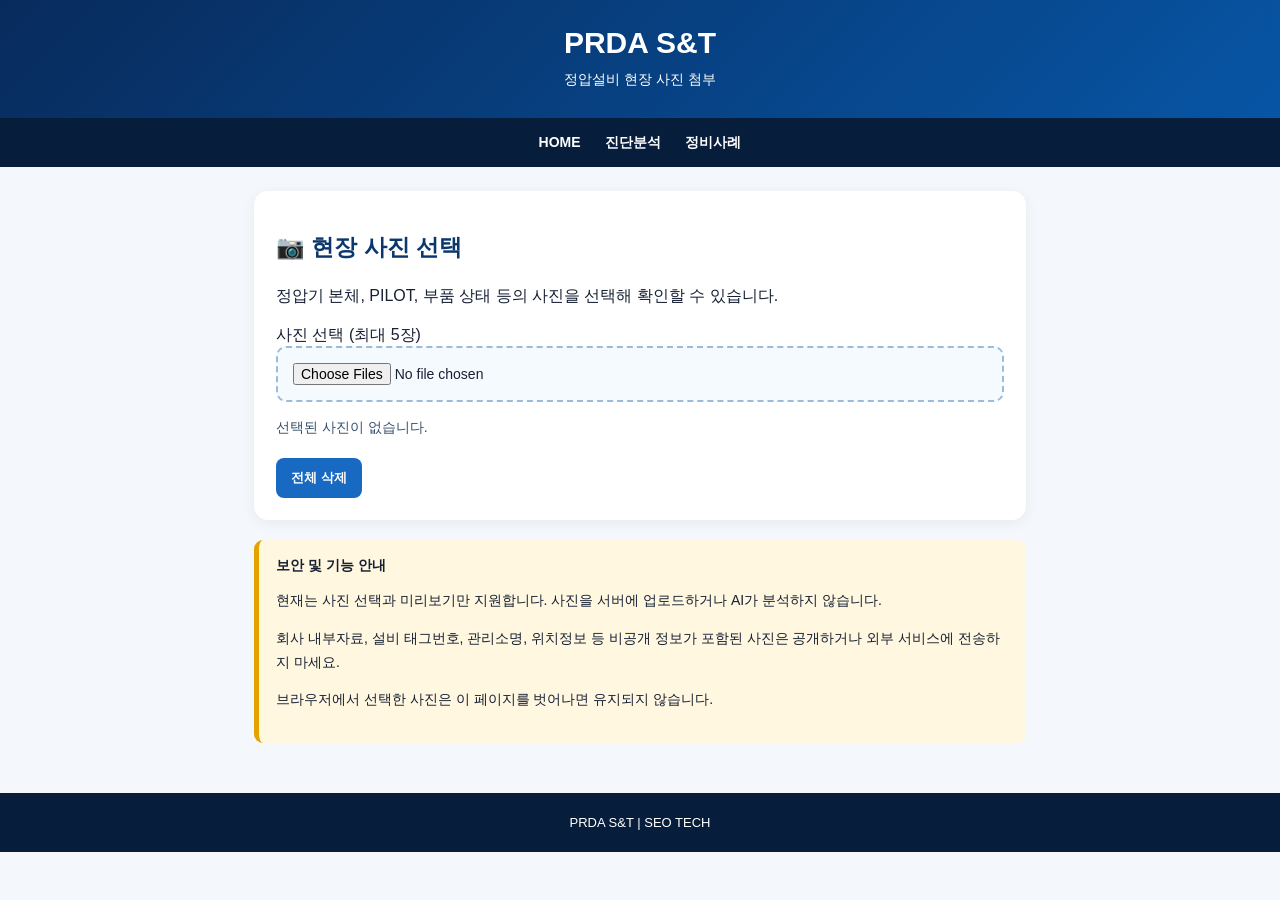
<file: photo.html>
<!DOCTYPE html>
<html lang="ko">
<head>
<meta charset="UTF-8">
<meta name="viewport" content="width=device-width,initial-scale=1">
<title>현장 사진 첨부 | PRDA S&T</title>
<style>
*{box-sizing:border-box}
body{margin:0;background:#f4f7fb;color:#172033;font-family:Arial,"Noto Sans KR",sans-serif}
header{background:linear-gradient(135deg,#082b5c,#0755a5);color:white;text-align:center;padding:26px 12px}
header h1{margin:0;font-size:30px}
header p{margin:8px 0 0;font-size:14px}
nav{background:#061d3b;padding:15px;text-align:center}
nav a{color:white;text-decoration:none;font-size:14px;font-weight:bold;margin:0 10px}
main{max-width:800px;margin:auto;padding:24px 14px 50px}
.panel{background:white;border-radius:14px;padding:22px;margin-bottom:20px;box-shadow:0 3px 14px rgba(0,0,0,.06)}
h2{color:#0b376c;font-size:23px}
p{line-height:1.7}
input[type=file]{display:block;width:100%;padding:15px;border:2px dashed #9bbbd8;border-radius:10px;background:#f5faff;font-size:14px}
.preview{display:grid;grid-template-columns:repeat(2,minmax(0,1fr));gap:14px;margin-top:18px}
.photo{border:1px solid #d4e1ed;border-radius:12px;padding:10px;min-width:0}
.photo img{width:100%;height:180px;object-fit:contain;background:#eef3f8;border-radius:8px}
.photo p{font-size:12px;overflow-wrap:anywhere}
button{background:#1769c2;color:white;border:0;border-radius:8px;padding:11px 15px;font-weight:bold;cursor:pointer}
button.remove{background:#e8eef5;color:#234467}
.notice{background:#fff7df;border-left:5px solid #e4a400;padding:17px;border-radius:9px;font-size:14px}
.status{font-size:14px;color:#35516e}
footer{background:#061d3b;color:white;text-align:center;padding:22px;font-size:13px}
@media(max-width:500px){.preview{grid-template-columns:1fr}}
</style>
</head>
<body>

<header>
<h1>PRDA S&amp;T</h1>
<p>정압설비 현장 사진 첨부</p>
</header>

<nav>
<a href="index.html">HOME</a>
<a href="diagnosis.html">진단분석</a>
<a href="cases.html">정비사례</a>
</nav>

<main>
<section class="panel">
<h2>📷 현장 사진 선택</h2>
<p>정압기 본체, PILOT, 부품 상태 등의 사진을 선택해 확인할 수 있습니다.</p>

<label for="photos">사진 선택 (최대 5장)</label>
<input id="photos" type="file" accept="image/*" multiple>

<p class="status" id="status" aria-live="polite">선택된 사진이 없습니다.</p>

<div class="preview" id="preview"></div>

<button type="button" id="clear">전체 삭제</button>
</section>

<div class="notice">
<strong>보안 및 기능 안내</strong>
<p>
현재는 사진 선택과 미리보기만 지원합니다.
사진을 서버에 업로드하거나 AI가 분석하지 않습니다.
</p>
<p>
회사 내부자료, 설비 태그번호, 관리소명,
위치정보 등 비공개 정보가 포함된 사진은
공개하거나 외부 서비스에 전송하지 마세요.
</p>
<p>
브라우저에서 선택한 사진은 이 페이지를 벗어나면
유지되지 않습니다.
</p>
</div>
</main>

<footer>PRDA S&amp;T | SEO TECH</footer>

<script>
const input=document.getElementById("photos");
const preview=document.getElementById("preview");
const status=document.getElementById("status");
const clear=document.getElementById("clear");

let selected=[];
let objectUrls=[];

function releaseUrls(){
 objectUrls.forEach(function(url){
  URL.revokeObjectURL(url);
 });
 objectUrls=[];
}

function render(){
 releaseUrls();
 preview.replaceChildren();

 status.textContent=selected.length
  ?"선택된 사진: "+selected.length+"장"
  :"선택된 사진이 없습니다.";

 selected.forEach(function(file,index){
  const card=document.createElement("div");
  card.className="photo";

  const img=document.createElement("img");
  const url=URL.createObjectURL(file);
  objectUrls.push(url);
  img.src=url;
  img.alt="선택한 사진 "+(index+1);

  const name=document.createElement("p");
  name.textContent=file.name;

  const remove=document.createElement("button");
  remove.className="remove";
  remove.type="button";
  remove.textContent="사진 삭제";
  remove.addEventListener("click",function(){
   selected.splice(index,1);
   render();
  });

  card.append(img,name,remove);
  preview.appendChild(card);
 });
}

input.addEventListener("change",function(){
 const files=Array.from(input.files||[]);
 input.value="";

 const valid=files.filter(function(file){
  return file.type.startsWith("image/");
 });

 if(valid.length!==files.length){
  alert("이미지 파일만 선택할 수 있습니다.");
 }

 const available=5-selected.length;

 if(valid.length>available){
  alert("사진은 최대 5장까지 선택할 수 있습니다.");
 }

 selected=selected.concat(valid.slice(0,available));
 render();
});

clear.addEventListener("click",function(){
 selected=[];
 render();
});

window.addEventListener("pagehide",releaseUrls);
</script>

</body>
</html>
</file>
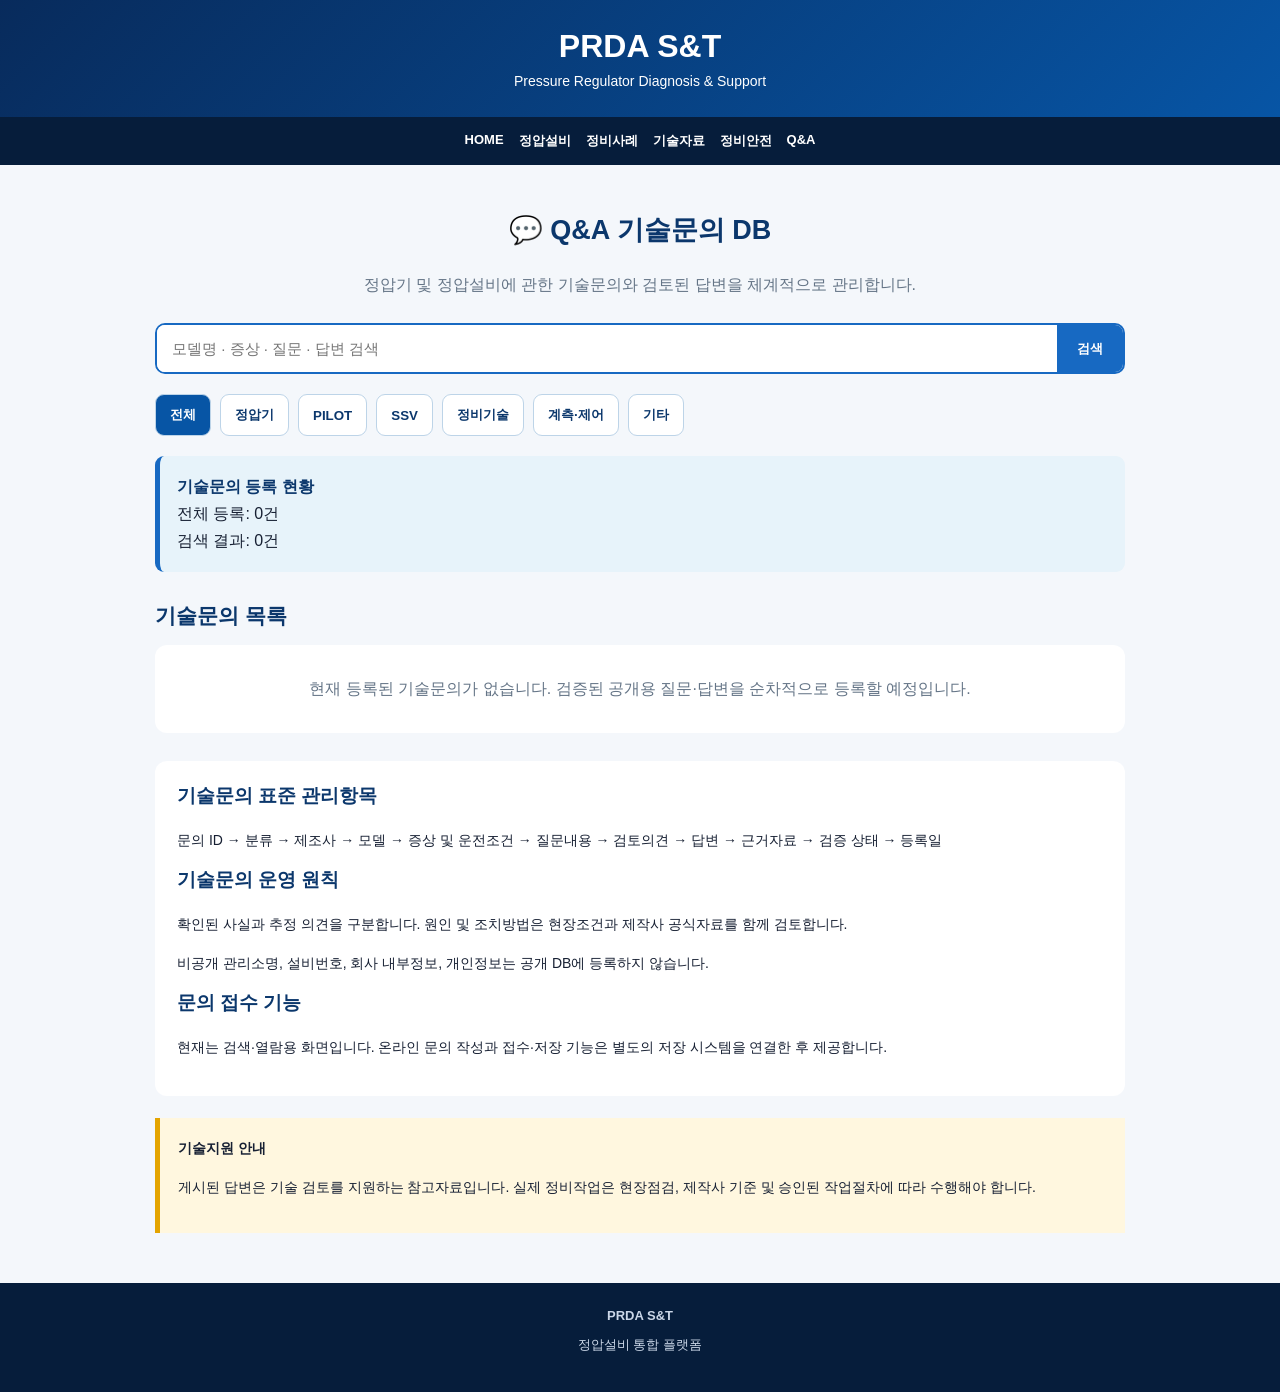
<file: qna.html>
<!DOCTYPE html>
<html lang="ko">
<head>
<meta charset="UTF-8">
<meta name="viewport" content="width=device-width, initial-scale=1.0">
<title>Q&A 기술문의 | PRDA S&T</title>
<style>
*{box-sizing:border-box}
body{
 margin:0;
 background:#f4f7fb;
 color:#172033;
 font-family:Arial,"Noto Sans KR",sans-serif;
}
header{
 background:linear-gradient(135deg,#082b5c,#0755a5);
 color:white;
 text-align:center;
 padding:28px 12px;
}
header h1{margin:0;font-size:32px}
header p{margin:8px 0 0;font-size:14px}
nav{
 display:flex;
 justify-content:center;
 flex-wrap:wrap;
 gap:15px;
 background:#061d3b;
 padding:15px;
}
nav a{
 color:white;
 text-decoration:none;
 font-size:13px;
 font-weight:bold;
}
main{
 max-width:1000px;
 margin:auto;
 padding:25px 15px 50px;
}
.intro{text-align:center}
.intro h2{
 color:#0b376c;
 font-size:27px;
}
.intro p{
 color:#657587;
 line-height:1.7;
}
.search{
 display:flex;
 margin:25px 0 16px;
 background:white;
 border:2px solid #1769c2;
 border-radius:10px;
 overflow:hidden;
}
.search input{
 flex:1;
 min-width:0;
 border:0;
 outline:0;
 padding:15px;
 font-size:15px;
}
.search button{
 border:0;
 background:#1769c2;
 color:white;
 padding:0 20px;
 font-weight:bold;
 cursor:pointer;
}
.filters{
 display:flex;
 flex-wrap:wrap;
 gap:9px;
 margin:20px 0;
}
.filter{
 background:white;
 border:1px solid #bdd4e8;
 color:#0b376c;
 border-radius:9px;
 padding:11px 14px;
 font-weight:bold;
 cursor:pointer;
}
.filter.active{
 background:#0755a5;
 color:white;
}
.status{
 padding:17px;
 background:#e7f3fa;
 border-left:5px solid #1769c2;
 border-radius:9px;
 line-height:1.7;
}
.status strong{color:#0b376c}
.section-title{
 color:#0b376c;
 margin:30px 0 15px;
 font-size:21px;
}
.results{
 display:grid;
 gap:14px;
}
.question{
 background:white;
 padding:20px;
 border-radius:12px;
 border-top:4px solid #1769c2;
 box-shadow:0 3px 12px rgba(0,0,0,.06);
}
.question h3{
 margin:0 0 12px;
 color:#0b376c;
 font-size:18px;
}
.question p{
 font-size:14px;
 line-height:1.7;
 margin:7px 0;
}
.question button{
 margin-top:12px;
 padding:11px 14px;
 border:0;
 border-radius:8px;
 background:#1769c2;
 color:white;
 font-weight:bold;
 cursor:pointer;
}
.answer{
 margin-top:15px;
 padding:16px;
 background:#f3f8fc;
 border:1px solid #d2e2ef;
 border-radius:9px;
}
.empty{
 background:white;
 border-radius:12px;
 padding:30px 18px;
 text-align:center;
 color:#657587;
 line-height:1.8;
}
.guide{
 margin-top:28px;
 padding:22px;
 background:white;
 border-radius:12px;
}
.guide h3{
 color:#0b376c;
 margin-top:0;
}
.guide p{
 font-size:14px;
 line-height:1.8;
}
.notice{
 margin-top:22px;
 padding:18px;
 background:#fff7df;
 border-left:5px solid #e4a400;
 line-height:1.8;
 font-size:14px;
}
footer{
 text-align:center;
 background:#061d3b;
 color:#cbd7e8;
 padding:25px;
 font-size:13px;
}
[hidden]{display:none!important}
@media(max-width:600px){
 .intro h2{font-size:24px}
 .search input{padding:13px}
 .search button{padding:0 15px}
}
</style>
</head>
<body>

<header>
<h1>PRDA S&amp;T</h1>
<p>Pressure Regulator Diagnosis &amp; Support</p>
</header>

<nav>
<a href="index.html">HOME</a>
<a href="equipment.html">정압설비</a>
<a href="cases.html">정비사례</a>
<a href="manuals.html">기술자료</a>
<a href="safety.html">정비안전</a>
<a href="qna.html">Q&amp;A</a>
</nav>

<main>

<section class="intro">
<h2>💬 Q&A 기술문의 DB</h2>
<p>
정압기 및 정압설비에 관한 기술문의와
검토된 답변을 체계적으로 관리합니다.
</p>
</section>

<form class="search" id="searchForm">
<input
 id="searchInput"
 type="search"
 placeholder="모델명 · 증상 · 질문 · 답변 검색"
 aria-label="기술문의 검색">
<button type="submit">검색</button>
</form>

<div class="filters" id="filters">
<button class="filter active" data-type="전체">전체</button>
<button class="filter" data-type="정압기">정압기</button>
<button class="filter" data-type="PILOT">PILOT</button>
<button class="filter" data-type="SSV">SSV</button>
<button class="filter" data-type="정비기술">정비기술</button>
<button class="filter" data-type="계측·제어">계측·제어</button>
<button class="filter" data-type="기타">기타</button>
</div>

<div class="status" aria-live="polite">
<strong>기술문의 등록 현황</strong>
<div id="totalCount">전체 등록: 0건</div>
<div id="resultCount">검색 결과: 0건</div>
</div>

<h2 class="section-title">기술문의 목록</h2>
<div class="results" id="results"></div>

<section class="guide">
<h3>기술문의 표준 관리항목</h3>
<p>
문의 ID → 분류 → 제조사 → 모델 →
증상 및 운전조건 → 질문내용 →
검토의견 → 답변 → 근거자료 →
검증 상태 → 등록일
</p>

<h3>기술문의 운영 원칙</h3>
<p>
확인된 사실과 추정 의견을 구분합니다.
원인 및 조치방법은 현장조건과
제작사 공식자료를 함께 검토합니다.
</p>

<p>
비공개 관리소명, 설비번호, 회사 내부정보,
개인정보는 공개 DB에 등록하지 않습니다.
</p>

<h3>문의 접수 기능</h3>
<p>
현재는 검색·열람용 화면입니다.
온라인 문의 작성과 접수·저장 기능은
별도의 저장 시스템을 연결한 후 제공합니다.
</p>
</section>

<div class="notice">
<strong>기술지원 안내</strong>
<p>
게시된 답변은 기술 검토를 지원하는
참고자료입니다. 실제 정비작업은
현장점검, 제작사 기준 및 승인된
작업절차에 따라 수행해야 합니다.
</p>
</div>

</main>

<footer>
<strong>PRDA S&amp;T</strong>
<p>정압설비 통합 플랫폼</p>
</footer>

<script>
/*
검증된 공개 가능 Q&A를 등록합니다.

예시 데이터 형식:

{
 id:"QNA-0001",
 category:"PILOT",
 maker:"제조사",
 model:"모델명",
 title:"질문 제목",
 condition:"운전조건 및 증상",
 question:"질문 내용",
 opinion:"검토 의견",
 answer:"검증된 답변",
 reference:"공식 근거자료",
 status:"검증 완료",
 date:"YYYY-MM-DD"
}

현재 실제 등록된 문의는 없습니다.
*/

const questions=[];

const form=document.getElementById("searchForm");
const input=document.getElementById("searchInput");
const results=document.getElementById("results");
const totalCount=document.getElementById("totalCount");
const resultCount=document.getElementById("resultCount");
const filters=[
 ...document.querySelectorAll(".filter")
];

let selectedType="전체";

function normalize(value){
 return String(value||"").toLowerCase().trim();
}

function addField(parent,label,value){
 const p=document.createElement("p");
 const strong=document.createElement("strong");
 strong.textContent=label+": ";
 p.appendChild(strong);
 p.appendChild(
  document.createTextNode(value||"미등록")
 );
 parent.appendChild(p);
}

function createQuestion(item){
 const card=document.createElement("article");
 card.className="question";

 const title=document.createElement("h3");
 title.textContent=item.title||"제목 미등록";
 card.appendChild(title);

 addField(card,"문의 ID",item.id);
 addField(card,"분류",item.category);
 addField(card,"제조사",item.maker);
 addField(card,"모델",item.model);
 addField(card,"등록일",item.date);

 const button=document.createElement("button");
 button.type="button";
 button.textContent="질문·답변 보기";
 card.appendChild(button);

 const answer=document.createElement("div");
 answer.className="answer";
 answer.hidden=true;

 addField(answer,"운전조건·증상",item.condition);
 addField(answer,"질문",item.question);
 addField(answer,"검토의견",item.opinion);
 addField(answer,"답변",item.answer);
 addField(answer,"근거자료",item.reference);
 addField(answer,"검증 상태",item.status);

 button.addEventListener("click",function(){
  answer.hidden=!answer.hidden;
  button.textContent=answer.hidden
   ?"질문·답변 보기"
   :"질문·답변 닫기";
 });

 card.appendChild(answer);
 return card;
}

function render(){
 const query=normalize(input.value);

 const matched=questions.filter(function(item){
  if(selectedType!=="전체" &&
     item.category!==selectedType){
   return false;
  }

  const searchable=[
   item.id,
   item.category,
   item.maker,
   item.model,
   item.title,
   item.condition,
   item.question,
   item.opinion,
   item.answer,
   item.reference,
   item.status
  ].map(normalize).join(" ");

  return searchable.includes(query);
 });

 totalCount.textContent=
  "전체 등록: "+questions.length+"건";

 resultCount.textContent=
  "검색 결과: "+matched.length+"건";

 results.replaceChildren();

 if(matched.length===0){
  const empty=document.createElement("div");
  empty.className="empty";

  empty.textContent=questions.length===0
   ?"현재 등록된 기술문의가 없습니다. 검증된 공개용 질문·답변을 순차적으로 등록할 예정입니다."
   :"검색 조건에 맞는 기술문의가 없습니다.";

  results.appendChild(empty);
  return;
 }

 matched.forEach(function(item){
  results.appendChild(createQuestion(item));
 });
}

form.addEventListener("submit",function(event){
 event.preventDefault();
 render();
});

input.addEventListener("input",render);

filters.forEach(function(button){
 button.addEventListener("click",function(){
  selectedType=button.dataset.type;

  filters.forEach(function(item){
   item.classList.toggle(
    "active",
    item===button
   );
  });

  render();
 });
});

render();
</script>

</body>
</html>
</file>
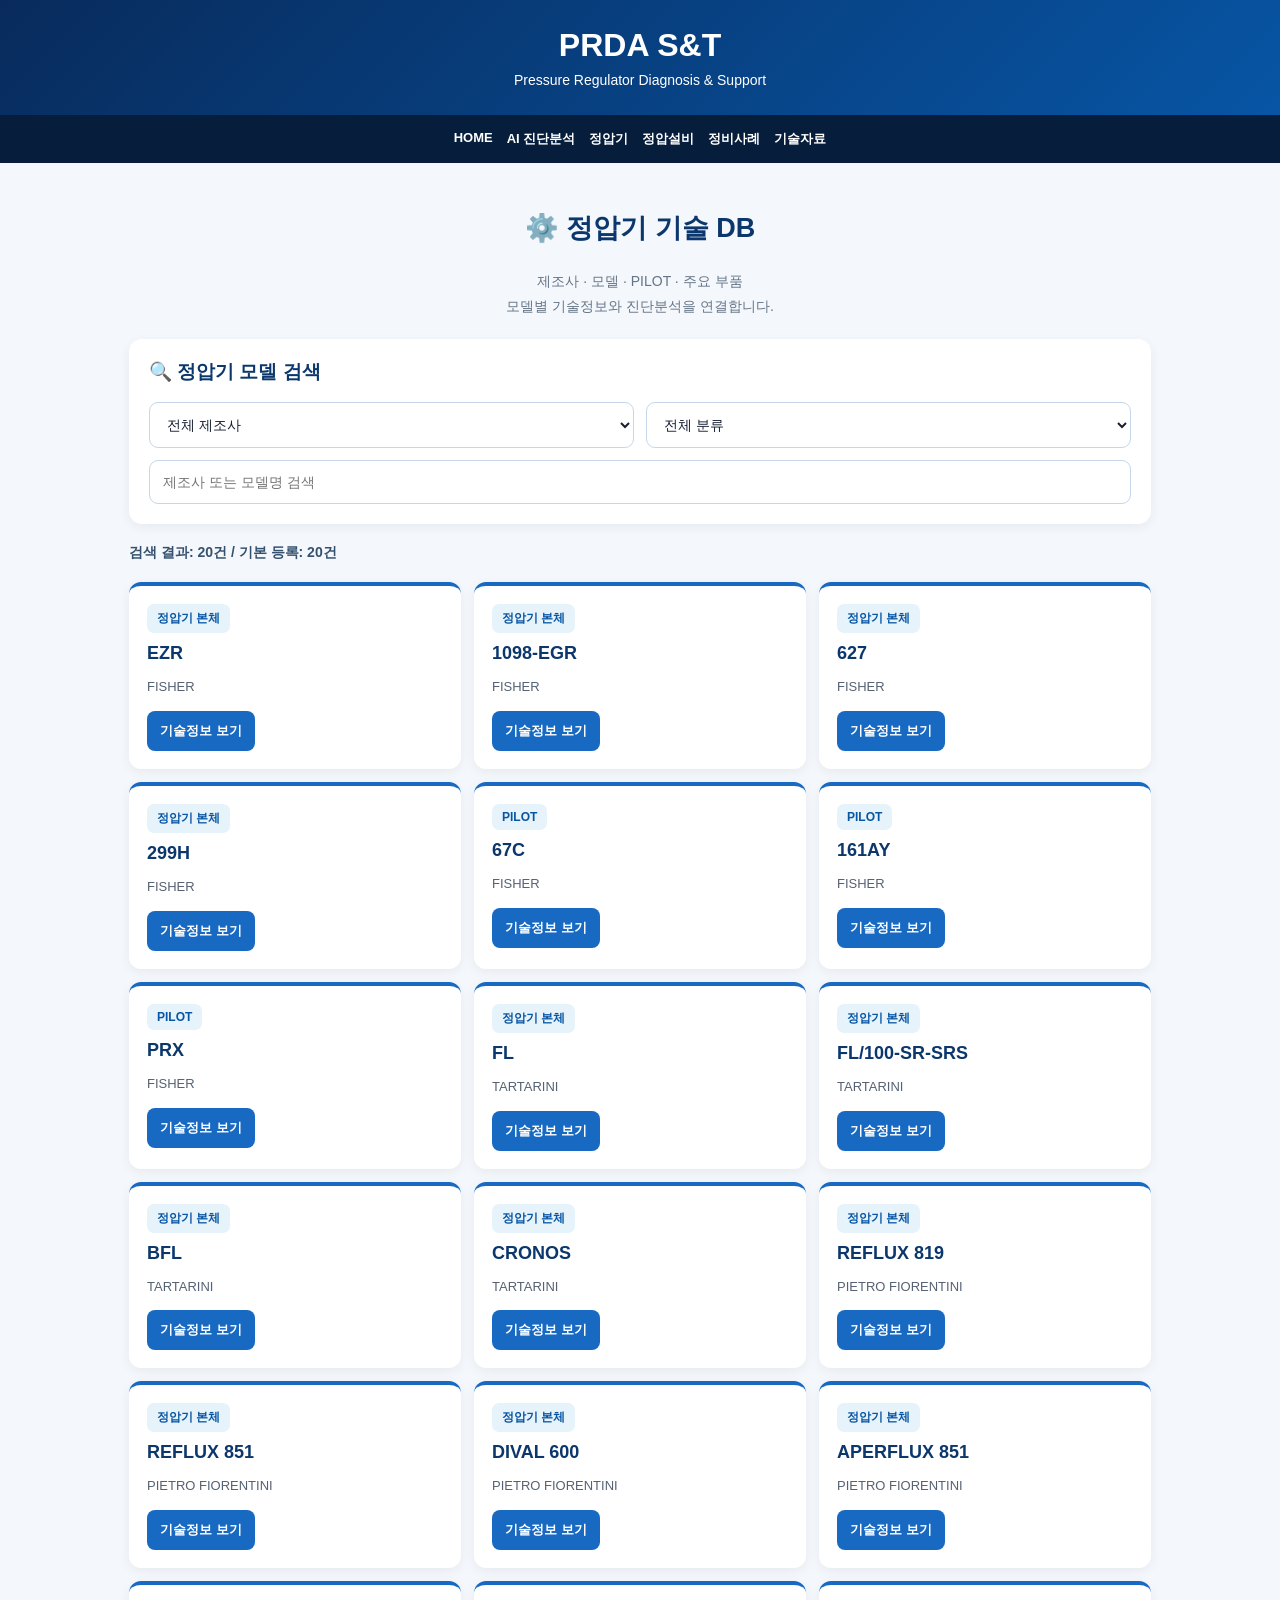
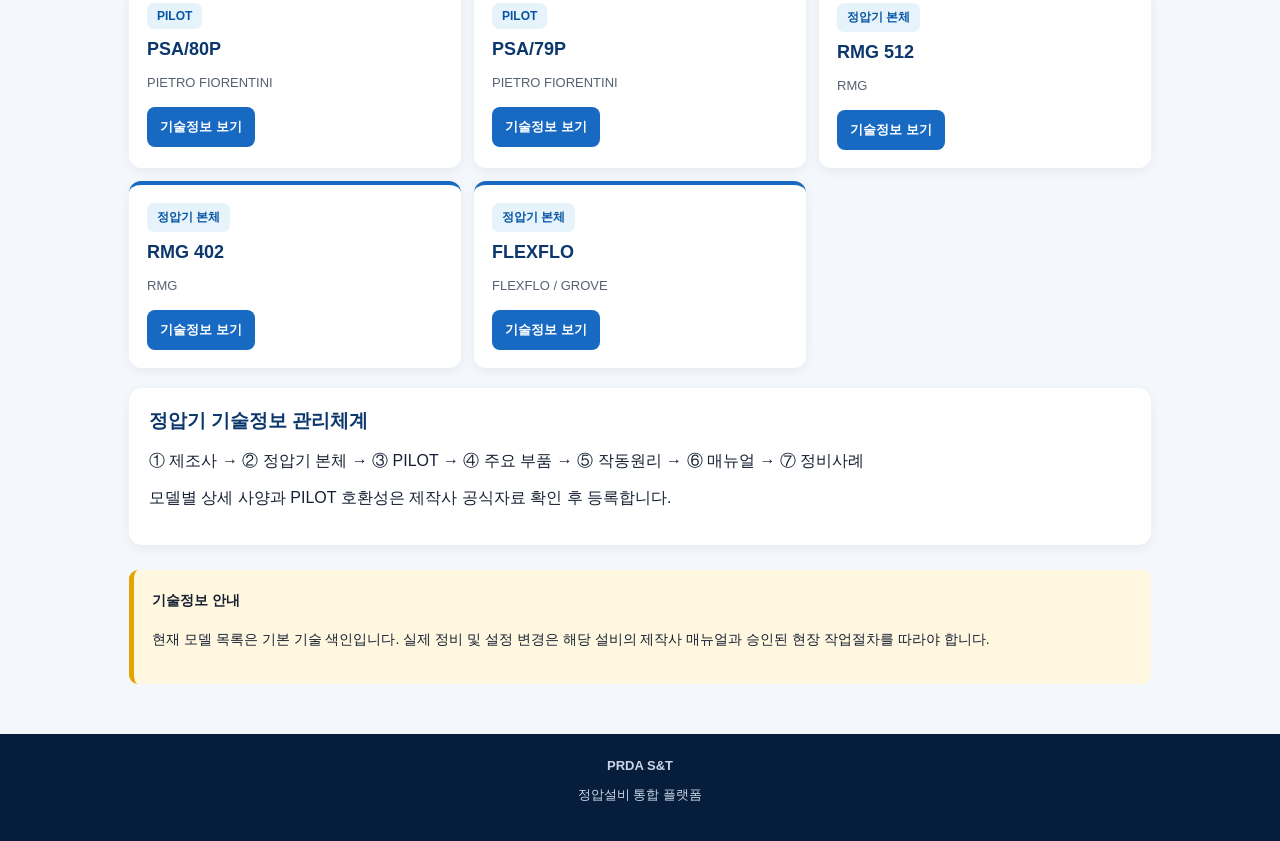
<file: regulator.html>
<!DOCTYPE html>
<html lang="ko">
<head>
<meta charset="UTF-8">
<meta name="viewport" content="width=device-width,initial-scale=1">
<title>정압기 기술 DB | PRDA S&T</title>
<style>
*{box-sizing:border-box}
body{margin:0;background:#f4f7fb;color:#172033;font-family:Arial,"Noto Sans KR",sans-serif}
header{background:linear-gradient(135deg,#082b5c,#0755a5);color:white;text-align:center;padding:27px 12px}
header h1{margin:0;font-size:32px}
header p{margin:8px 0 0;font-size:14px}
nav{display:flex;flex-wrap:wrap;justify-content:center;gap:14px;background:#061d3b;padding:15px}
nav a{color:white;text-decoration:none;font-size:13px;font-weight:bold}
main{max-width:1050px;margin:auto;padding:25px 14px 50px}
.intro{text-align:center}
.intro h2{font-size:27px;color:#0b376c}
.intro p{font-size:14px;color:#657587;line-height:1.8}
.panel{background:white;border-radius:13px;padding:20px;margin-top:20px;box-shadow:0 3px 12px rgba(0,0,0,.06)}
.panel h3{margin:0 0 17px;color:#0b376c}
.controls{display:grid;grid-template-columns:1fr 1fr;gap:12px}
.controls input,.controls select{width:100%;border:1px solid #c5d7e8;border-radius:9px;padding:13px;font:inherit;font-size:14px;background:white;color:#172033}
.controls input{grid-column:1/-1}
.summary{margin:20px 0;color:#35516e;font-size:14px;font-weight:bold}
.cards{display:grid;grid-template-columns:repeat(3,1fr);gap:13px}
.card{background:white;border-radius:12px;border-top:4px solid #1769c2;padding:18px;box-shadow:0 3px 12px rgba(0,0,0,.06)}
.card h3{margin:10px 0;color:#0b376c;font-size:18px}
.card p{font-size:13px;color:#566273;line-height:1.6}
.tag{display:inline-block;background:#e7f3fa;color:#0755a5;padding:6px 10px;border-radius:7px;font-size:12px;font-weight:bold}
.card button{border:0;background:#1769c2;color:white;border-radius:8px;padding:11px 13px;font-weight:bold;cursor:pointer}
.detail{display:none;border-top:5px solid #1769c2}
.detail h3{font-size:22px}
.detail p,.detail li{font-size:14px;line-height:1.8}
.detail h4{color:#0b376c;margin-bottom:7px}
.links{display:flex;flex-wrap:wrap;gap:9px;margin-top:18px}
.links a{background:#edf5fc;border:1px solid #c9deef;padding:11px 13px;border-radius:8px;color:#0755a5;text-decoration:none;font-size:13px;font-weight:bold}
.links a.primary{background:#1769c2;color:white;border-color:#1769c2}
.empty{background:white;padding:28px;text-align:center;border-radius:12px;color:#657587}
.notice{margin-top:25px;background:#fff7df;border-left:5px solid #e4a400;border-radius:9px;padding:18px;font-size:14px;line-height:1.8}
footer{background:#061d3b;color:#cbd7e8;text-align:center;padding:24px;font-size:13px}
@media(max-width:750px){.cards{grid-template-columns:repeat(2,1fr)}}
@media(max-width:480px){.cards{grid-template-columns:1fr}.intro h2{font-size:24px}}
</style>
</head>
<body>

<header>
<h1>PRDA S&amp;T</h1>
<p>Pressure Regulator Diagnosis &amp; Support</p>
</header>

<nav>
<a href="index.html">HOME</a>
<a href="diagnosis.html">AI 진단분석</a>
<a href="regulator.html">정압기</a>
<a href="equipment.html">정압설비</a>
<a href="cases.html">정비사례</a>
<a href="manuals.html">기술자료</a>
</nav>

<main>
<section class="intro">
<h2>⚙️ 정압기 기술 DB</h2>
<p>제조사 · 모델 · PILOT · 주요 부품<br>
모델별 기술정보와 진단분석을 연결합니다.</p>
</section>

<section class="panel">
<h3>🔍 정압기 모델 검색</h3>
<div class="controls">
<select id="maker" aria-label="제조사">
<option value="">전체 제조사</option>
</select>
<select id="type" aria-label="설비 분류">
<option value="">전체 분류</option>
<option value="정압기 본체">정압기 본체</option>
<option value="PILOT">PILOT</option>
</select>
<input id="search" type="search" placeholder="제조사 또는 모델명 검색">
</div>
</section>

<div class="summary" id="summary"></div>
<div class="cards" id="cards"></div>

<section class="panel detail" id="detail" aria-live="polite">
<h3 id="detailTitle">모델 상세정보</h3>
<div id="detailBody"></div>

<div class="links">
<a id="diagnosisLink" class="primary" href="diagnosis.html">이 모델로 진단하기 →</a>
<a href="cases.html">정비사례 DB →</a>
<a href="manuals.html">기술자료 DB →</a>
</div>
</section>

<section class="panel">
<h3>정압기 기술정보 관리체계</h3>
<p>① 제조사 → ② 정압기 본체 → ③ PILOT → ④ 주요 부품 → ⑤ 작동원리 → ⑥ 매뉴얼 → ⑦ 정비사례</p>
<p>모델별 상세 사양과 PILOT 호환성은 제작사 공식자료 확인 후 등록합니다.</p>
</section>

<div class="notice">
<strong>기술정보 안내</strong>
<p>현재 모델 목록은 기본 기술 색인입니다. 실제 정비 및 설정 변경은 해당 설비의 제작사 매뉴얼과 승인된 현장 작업절차를 따라야 합니다.</p>
</div>
</main>

<footer>
<strong>PRDA S&amp;T</strong>
<p>정압설비 통합 플랫폼</p>
</footer>

<script>
/* 모델 검색용 색인.
   상세 기술 사양 및 호환성은 미검증.
*/
const database=[
 {maker:"FISHER",model:"EZR",type:"정압기 본체"},
 {maker:"FISHER",model:"1098-EGR",type:"정압기 본체"},
 {maker:"FISHER",model:"627",type:"정압기 본체"},
 {maker:"FISHER",model:"299H",type:"정압기 본체"},
 {maker:"FISHER",model:"67C",type:"PILOT"},
 {maker:"FISHER",model:"161AY",type:"PILOT"},
 {maker:"FISHER",model:"PRX",type:"PILOT"},

 {maker:"TARTARINI",model:"FL",type:"정압기 본체"},
 {maker:"TARTARINI",model:"FL/100-SR-SRS",type:"정압기 본체"},
 {maker:"TARTARINI",model:"BFL",type:"정압기 본체"},
 {maker:"TARTARINI",model:"CRONOS",type:"정압기 본체"},

 {maker:"PIETRO FIORENTINI",model:"REFLUX 819",type:"정압기 본체"},
 {maker:"PIETRO FIORENTINI",model:"REFLUX 851",type:"정압기 본체"},
 {maker:"PIETRO FIORENTINI",model:"DIVAL 600",type:"정압기 본체"},
 {maker:"PIETRO FIORENTINI",model:"APERFLUX 851",type:"정압기 본체"},
 {maker:"PIETRO FIORENTINI",model:"PSA/80P",type:"PILOT"},
 {maker:"PIETRO FIORENTINI",model:"PSA/79P",type:"PILOT"},

 {maker:"RMG",model:"RMG 512",type:"정압기 본체"},
 {maker:"RMG",model:"RMG 402",type:"정압기 본체"},

 {maker:"FLEXFLO / GROVE",model:"FLEXFLO",type:"정압기 본체"}
];

const makerSelect=document.getElementById("maker");
const typeSelect=document.getElementById("type");
const searchInput=document.getElementById("search");
const cards=document.getElementById("cards");
const summary=document.getElementById("summary");
const detail=document.getElementById("detail");
const detailTitle=document.getElementById("detailTitle");
const detailBody=document.getElementById("detailBody");
const diagnosisLink=document.getElementById("diagnosisLink");

const makers=[...new Set(database.map(item=>item.maker))].sort();

makers.forEach(function(name){
 const option=document.createElement("option");
 option.value=name;
 option.textContent=name;
 makerSelect.appendChild(option);
});

function addText(parent,tag,value){
 const el=document.createElement(tag);
 el.textContent=value;
 parent.appendChild(el);
 return el;
}

function addField(parent,label,value){
 const p=document.createElement("p");
 const strong=document.createElement("strong");
 strong.textContent=label+": ";
 p.appendChild(strong);
 p.appendChild(document.createTextNode(value));
 parent.appendChild(p);
}

function showDetail(item){
 detailTitle.textContent=item.model+" 기술정보";
 detailBody.replaceChildren();

 addField(detailBody,"제조사",item.maker);
 addField(detailBody,"모델",item.model);
 addField(detailBody,"분류",item.type);

 addText(detailBody,"h4","기술자료 등록 현황");
 addText(detailBody,"p",
  "기본 모델 색인 등록 완료. 상세 사양 및 공식자료 검증은 진행 예정입니다."
 );

 addText(detailBody,"h4","주요 기술정보");
 const ul=document.createElement("ul");

 [
  "작동방식: 모델별 검증 후 등록",
  "적용 압력 및 유량 범위: 미등록",
  "연결 PILOT 및 호환성: 미등록",
  "주요 부품 및 부품번호: 미등록",
  "분해정비 절차: 공식 매뉴얼 확인 후 등록"
 ].forEach(function(value){
  addText(ul,"li",value);
 });
 detailBody.appendChild(ul);

 /* 진단 화면에 제조사와 모델 전달 */
 const params=new URLSearchParams();
 params.set("maker",item.maker);
 params.set("model",item.model);
 diagnosisLink.href="diagnosis.html?"+params.toString();

 detail.style.display="block";
 detail.scrollIntoView({behavior:"smooth",block:"start"});
}

function render(){
 const maker=makerSelect.value;
 const type=typeSelect.value;
 const query=searchInput.value.toLowerCase().trim();

 const filtered=database.filter(function(item){
  if(maker&&item.maker!==maker)return false;
  if(type&&item.type!==type)return false;
  return (item.maker+" "+item.model+" "+item.type)
   .toLowerCase().includes(query);
 });

 summary.textContent=
  "검색 결과: "+filtered.length+"건 / 기본 등록: "+database.length+"건";

 cards.replaceChildren();
 detail.style.display="none";

 if(filtered.length===0){
  const empty=document.createElement("div");
  empty.className="empty";
  empty.textContent="검색 조건에 맞는 모델이 없습니다.";
  cards.appendChild(empty);
  return;
 }

 filtered.forEach(function(item){
  const card=document.createElement("article");
  card.className="card";

  addText(card,"span",item.type).className="tag";
  addText(card,"h3",item.model);
  addText(card,"p",item.maker);

  const button=document.createElement("button");
  button.type="button";
  button.textContent="기술정보 보기";
  button.addEventListener("click",function(){
   showDetail(item);
  });

  card.appendChild(button);
  cards.appendChild(card);
 });
}

makerSelect.addEventListener("change",render);
typeSelect.addEventListener("change",render);
searchInput.addEventListener("input",render);

render();
</script>
</body>
</html>
</file>
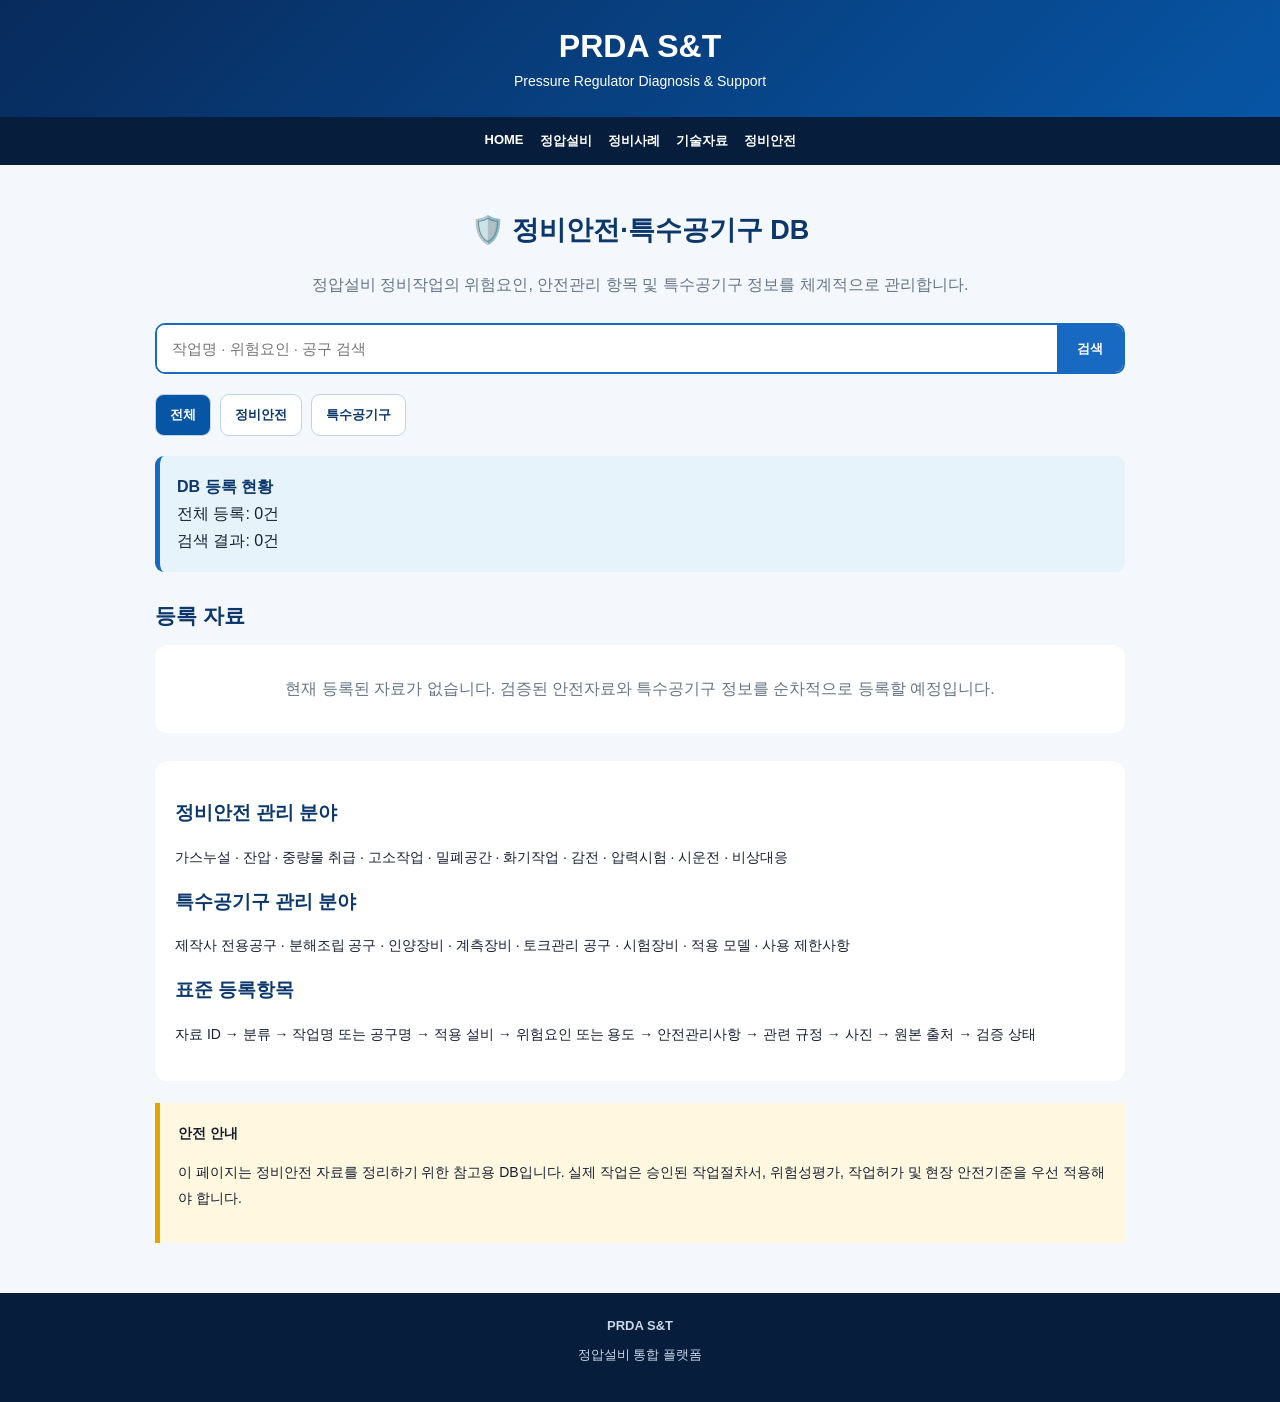
<file: safety.html>
<!DOCTYPE html>
<html lang="ko">
<head>
<meta charset="UTF-8">
<meta name="viewport" content="width=device-width, initial-scale=1.0">
<title>정비안전·특수공기구 | PRDA S&T</title>
<style>
*{box-sizing:border-box}
body{
 margin:0;
 background:#f4f7fb;
 color:#172033;
 font-family:Arial,"Noto Sans KR",sans-serif;
}
header{
 background:linear-gradient(135deg,#082b5c,#0755a5);
 color:white;
 text-align:center;
 padding:28px 12px;
}
header h1{margin:0;font-size:32px}
header p{margin:8px 0 0;font-size:14px}
nav{
 display:flex;
 justify-content:center;
 flex-wrap:wrap;
 gap:16px;
 background:#061d3b;
 padding:15px;
}
nav a{
 color:white;
 text-decoration:none;
 font-size:13px;
 font-weight:bold;
}
main{
 max-width:1000px;
 margin:auto;
 padding:25px 15px 50px;
}
.intro{text-align:center}
.intro h2{
 color:#0b376c;
 font-size:27px;
}
.intro p{
 color:#657587;
 line-height:1.7;
}
.search{
 display:flex;
 margin:25px 0 16px;
 background:white;
 border:2px solid #1769c2;
 border-radius:10px;
 overflow:hidden;
}
.search input{
 flex:1;
 min-width:0;
 border:0;
 outline:0;
 padding:15px;
 font-size:15px;
}
.search button{
 border:0;
 background:#1769c2;
 color:white;
 padding:0 20px;
 font-weight:bold;
 cursor:pointer;
}
.filters{
 display:flex;
 flex-wrap:wrap;
 gap:9px;
 margin:20px 0;
}
.filter{
 background:white;
 border:1px solid #bdd4e8;
 color:#0b376c;
 border-radius:9px;
 padding:11px 14px;
 font-weight:bold;
 cursor:pointer;
}
.filter.active{
 background:#0755a5;
 color:white;
}
.status{
 padding:17px;
 background:#e7f3fa;
 border-left:5px solid #1769c2;
 border-radius:9px;
 line-height:1.7;
}
.status strong{color:#0b376c}
.section-title{
 color:#0b376c;
 margin:30px 0 15px;
 font-size:21px;
}
.results{
 display:grid;
 grid-template-columns:repeat(2,1fr);
 gap:13px;
}
.item{
 background:white;
 padding:20px;
 border-radius:12px;
 border-top:4px solid #1769c2;
 box-shadow:0 3px 12px rgba(0,0,0,.06);
}
.item h3{
 margin:0 0 12px;
 font-size:18px;
 color:#0b376c;
}
.item p{
 margin:7px 0;
 font-size:14px;
 line-height:1.7;
}
.item button{
 margin-top:12px;
 padding:11px 14px;
 border:0;
 border-radius:8px;
 background:#1769c2;
 color:white;
 font-weight:bold;
 cursor:pointer;
}
.detail{
 margin-top:14px;
 padding:14px;
 background:#f3f8fc;
 border:1px solid #d2e2ef;
 border-radius:9px;
}
.empty{
 background:white;
 padding:30px 18px;
 border-radius:12px;
 text-align:center;
 color:#657587;
 line-height:1.8;
 grid-column:1/-1;
}
.guide{
 margin-top:28px;
 padding:20px;
 background:white;
 border-radius:12px;
}
.guide h3{color:#0b376c}
.guide p{
 font-size:14px;
 line-height:1.8;
}
.warning{
 margin-top:22px;
 background:#fff7df;
 border-left:5px solid #e4a400;
 padding:18px;
 line-height:1.8;
 font-size:14px;
}
footer{
 text-align:center;
 background:#061d3b;
 color:#cbd7e8;
 padding:25px;
 font-size:13px;
}
[hidden]{display:none!important}
@media(max-width:650px){
 .results{grid-template-columns:1fr}
 .intro h2{font-size:24px}
 .search input{padding:13px}
 .search button{padding:0 15px}
}
</style>
</head>
<body>

<header>
 <h1>PRDA S&amp;T</h1>
 <p>Pressure Regulator Diagnosis &amp; Support</p>
</header>

<nav>
 <a href="index.html">HOME</a>
 <a href="equipment.html">정압설비</a>
 <a href="cases.html">정비사례</a>
 <a href="manuals.html">기술자료</a>
 <a href="safety.html">정비안전</a>
</nav>

<main>

<section class="intro">
 <h2>🛡️ 정비안전·특수공기구 DB</h2>
 <p>
  정압설비 정비작업의 위험요인,
  안전관리 항목 및 특수공기구 정보를
  체계적으로 관리합니다.
 </p>
</section>

<form class="search" id="searchForm">
 <input id="searchInput" type="search"
  placeholder="작업명 · 위험요인 · 공구 검색"
  aria-label="정비안전 검색">
 <button type="submit">검색</button>
</form>

<div class="filters" id="filters">
 <button class="filter active" data-type="전체">전체</button>
 <button class="filter" data-type="정비안전">정비안전</button>
 <button class="filter" data-type="특수공기구">특수공기구</button>
</div>

<div class="status" aria-live="polite">
 <strong>DB 등록 현황</strong>
 <div id="totalCount">전체 등록: 0건</div>
 <div id="resultCount">검색 결과: 0건</div>
</div>

<h2 class="section-title">등록 자료</h2>
<div class="results" id="results"></div>

<section class="guide">
 <h3>정비안전 관리 분야</h3>
 <p>
  가스누설 · 잔압 · 중량물 취급 · 고소작업 ·
  밀폐공간 · 화기작업 · 감전 ·
  압력시험 · 시운전 · 비상대응
 </p>

 <h3>특수공기구 관리 분야</h3>
 <p>
  제작사 전용공구 · 분해조립 공구 ·
  인양장비 · 계측장비 · 토크관리 공구 ·
  시험장비 · 적용 모델 · 사용 제한사항
 </p>

 <h3>표준 등록항목</h3>
 <p>
  자료 ID → 분류 → 작업명 또는 공구명 →
  적용 설비 → 위험요인 또는 용도 →
  안전관리사항 → 관련 규정 →
  사진 → 원본 출처 → 검증 상태
 </p>
</section>

<div class="warning">
 <strong>안전 안내</strong>
 <p>
  이 페이지는 정비안전 자료를 정리하기 위한
  참고용 DB입니다. 실제 작업은 승인된
  작업절차서, 위험성평가, 작업허가 및
  현장 안전기준을 우선 적용해야 합니다.
 </p>
</div>

</main>

<footer>
 <strong>PRDA S&amp;T</strong>
 <p>정압설비 통합 플랫폼</p>
</footer>

<script>
/*
검증된 공개 가능 자료만 등록합니다.

등록 형식:

{
 id:"SAFE-0001",
 type:"정비안전",
 name:"자료명",
 equipment:"적용 설비",
 purpose:"위험요인 또는 용도",
 precautions:"안전관리사항",
 reference:"관련 규정 또는 공식 출처",
 status:"검증 완료"
}

특수공기구의 경우:
type:"특수공기구"

현재 등록된 검증 자료는 없습니다.
*/

const database=[];

const form=document.getElementById("searchForm");
const input=document.getElementById("searchInput");
const results=document.getElementById("results");
const totalCount=document.getElementById("totalCount");
const resultCount=document.getElementById("resultCount");
const filters=[
 ...document.querySelectorAll(".filter")
];

let selectedType="전체";

function normalize(value){
 return String(value||"").toLowerCase().trim();
}

function addField(parent,label,value){
 const p=document.createElement("p");
 const strong=document.createElement("strong");
 strong.textContent=label+": ";
 p.appendChild(strong);
 p.appendChild(
  document.createTextNode(value||"미등록")
 );
 parent.appendChild(p);
}

function createItem(item){
 const card=document.createElement("article");
 card.className="item";

 const title=document.createElement("h3");
 title.textContent=item.name||"자료명 미등록";
 card.appendChild(title);

 addField(card,"자료 ID",item.id);
 addField(card,"분류",item.type);
 addField(card,"적용 설비",item.equipment);

 const button=document.createElement("button");
 button.type="button";
 button.textContent="상세정보 보기";
 card.appendChild(button);

 const detail=document.createElement("div");
 detail.className="detail";
 detail.hidden=true;

 addField(detail,"위험요인 / 용도",item.purpose);
 addField(detail,"안전관리사항",item.precautions);
 addField(detail,"관련 규정 / 출처",item.reference);
 addField(detail,"검증 상태",item.status);

 button.addEventListener("click",function(){
  detail.hidden=!detail.hidden;
  button.textContent=detail.hidden
   ?"상세정보 보기"
   :"상세정보 닫기";
 });

 card.appendChild(detail);
 return card;
}

function render(){
 const query=normalize(input.value);

 const matched=database.filter(function(item){
  if(selectedType!=="전체" &&
     item.type!==selectedType){
   return false;
  }

  const searchable=[
   item.id,
   item.type,
   item.name,
   item.equipment,
   item.purpose,
   item.precautions,
   item.reference,
   item.status
  ].map(normalize).join(" ");

  return searchable.includes(query);
 });

 totalCount.textContent=
  "전체 등록: "+database.length+"건";

 resultCount.textContent=
  "검색 결과: "+matched.length+"건";

 results.replaceChildren();

 if(matched.length===0){
  const empty=document.createElement("div");
  empty.className="empty";

  empty.textContent=database.length===0
   ?"현재 등록된 자료가 없습니다. 검증된 안전자료와 특수공기구 정보를 순차적으로 등록할 예정입니다."
   :"검색 조건에 맞는 자료가 없습니다.";

  results.appendChild(empty);
  return;
 }

 matched.forEach(function(item){
  results.appendChild(createItem(item));
 });
}

form.addEventListener("submit",function(event){
 event.preventDefault();
 render();
});

input.addEventListener("input",render);

filters.forEach(function(button){
 button.addEventListener("click",function(){
  selectedType=button.dataset.type;

  filters.forEach(function(item){
   item.classList.toggle(
    "active",
    item===button
   );
  });

  render();
 });
});

render();
</script>
</body>
</html>
</file>
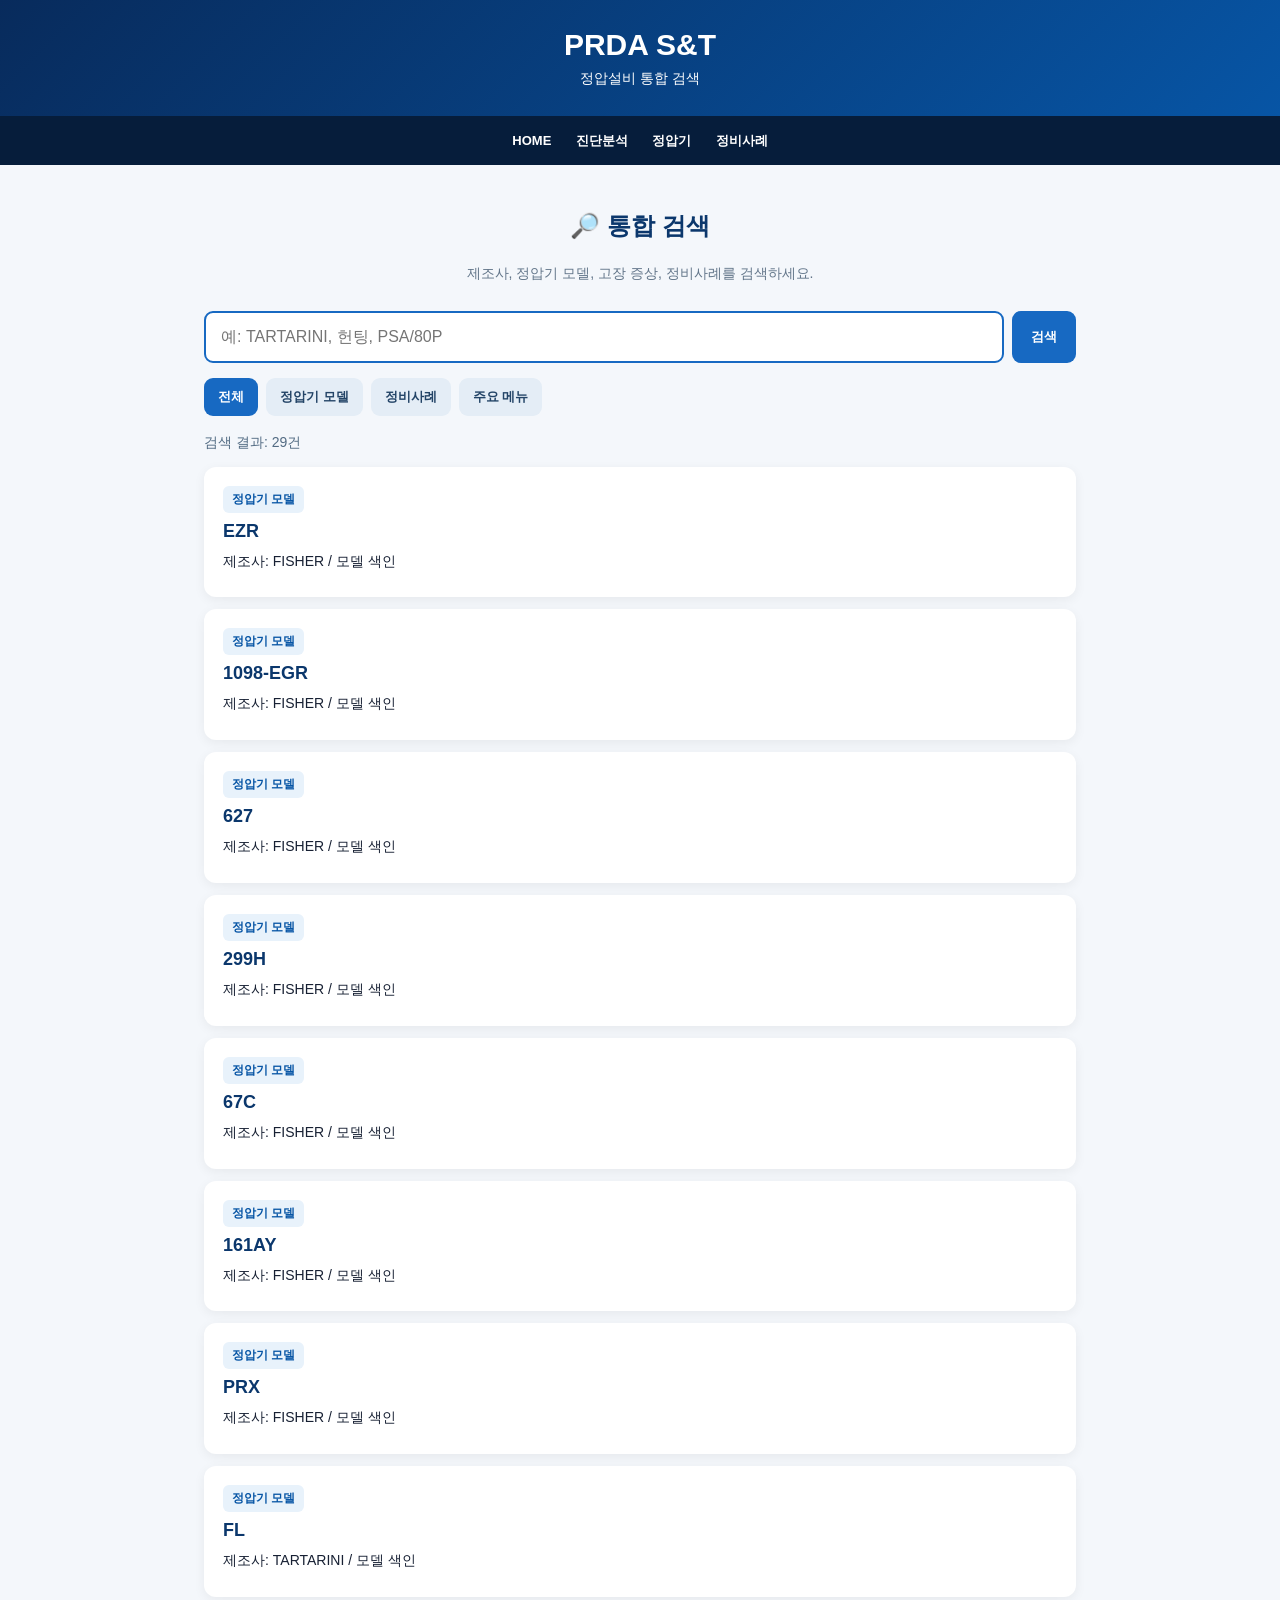
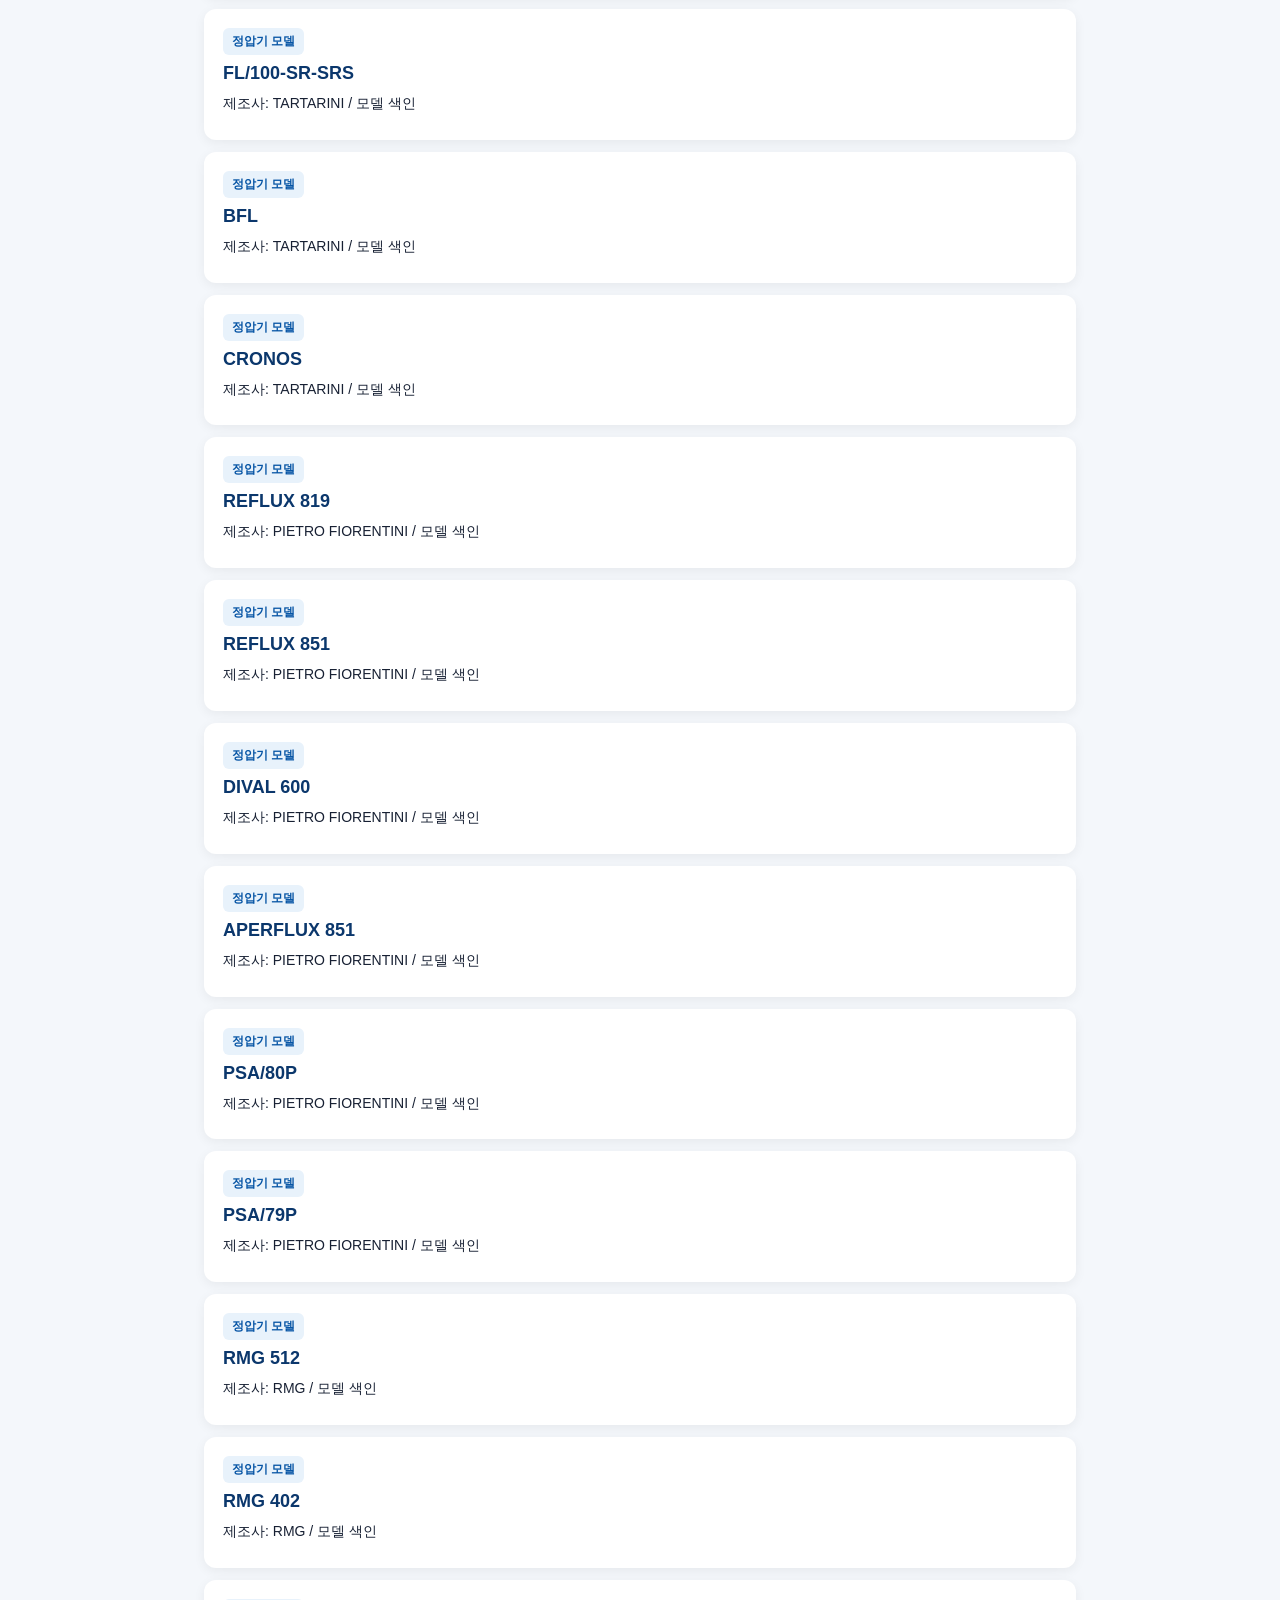
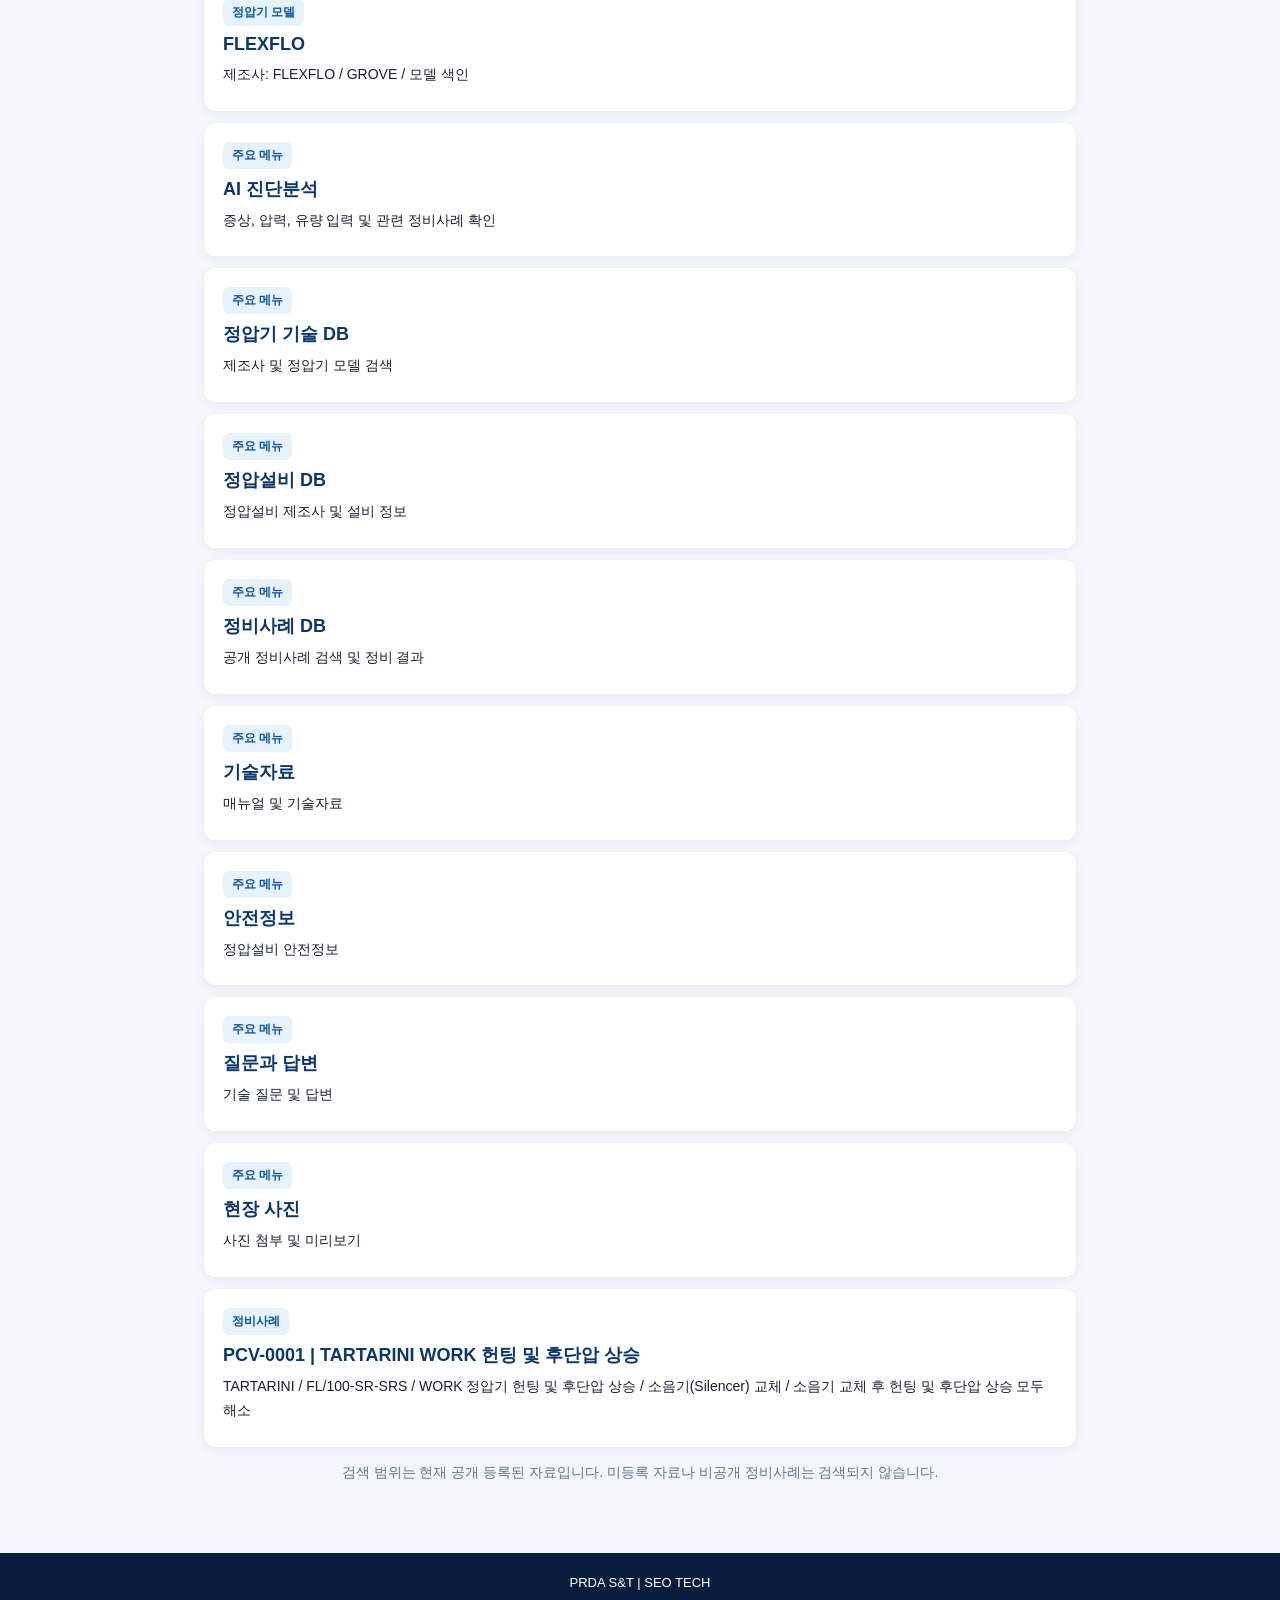
<file: search.html>
<!DOCTYPE html>
<html lang="ko">
<head>
<meta charset="UTF-8">
<meta name="viewport" content="width=device-width,initial-scale=1">
<title>통합 검색 | PRDA S&T</title>
<style>
*{box-sizing:border-box}
body{margin:0;background:#f4f7fb;color:#172033;font-family:Arial,"Noto Sans KR",sans-serif}
header{background:linear-gradient(135deg,#082b5c,#0755a5);color:white;text-align:center;padding:28px 12px}
header h1{font-size:30px;margin:0}
header p{font-size:14px;margin:8px 0 0}
nav{background:#061d3b;padding:15px;text-align:center}
nav a{color:white;text-decoration:none;font-weight:bold;margin:0 10px;font-size:13px}
main{max-width:900px;margin:auto;padding:25px 14px 55px}
h2{text-align:center;color:#0b376c}
.desc{text-align:center;color:#63768a;font-size:14px;line-height:1.7}
.search{display:flex;gap:8px;margin:25px 0 15px}
.search input{flex:1;min-width:0;padding:15px;border:2px solid #1769c2;border-radius:9px;font-size:16px}
button{background:#1769c2;color:white;border:0;border-radius:9px;padding:13px 19px;font-weight:bold;cursor:pointer}
.filters{display:flex;flex-wrap:wrap;gap:8px;margin-bottom:18px}
.filters button{background:#e4edf6;color:#234467;padding:10px 14px}
.filters button.active{background:#1769c2;color:white}
#count{font-size:14px;color:#526b83;margin-bottom:15px}
.card{display:block;background:white;padding:19px;border-radius:12px;margin-bottom:12px;text-decoration:none;color:#172033;box-shadow:0 3px 12px rgba(0,0,0,.06)}
.card h3{color:#0b376c;margin:8px 0;font-size:18px}
.card p{font-size:14px;line-height:1.7;margin:5px 0}
.tag{display:inline-block;background:#e8f2fb;color:#0755a5;padding:5px 9px;border-radius:6px;font-size:12px;font-weight:bold}
.empty{background:white;padding:25px;border-radius:12px;text-align:center;color:#647588}
footer{background:#061d3b;color:white;text-align:center;padding:22px;font-size:13px}
@media(max-width:480px){
.search button{padding:12px}
.filters button{font-size:12px}
}
</style>
<link rel="stylesheet" href="mobile.css">
</head>
<body>

<header>
<h1>PRDA S&amp;T</h1>
<p>정압설비 통합 검색</p>
</header>

<nav>
<a href="index.html">HOME</a>
<a href="diagnosis.html">진단분석</a>
<a href="regulator.html">정압기</a>
<a href="cases.html">정비사례</a>
</nav>

<main>
<h2>🔎 통합 검색</h2>
<p class="desc">
제조사, 정압기 모델, 고장 증상, 정비사례를 검색하세요.
</p>

<form class="search" id="form">
<input id="keyword" type="search"
placeholder="예: TARTARINI, 헌팅, PSA/80P"
aria-label="검색어">
<button type="submit">검색</button>
</form>

<div class="filters">
<button type="button" class="active" data-type="all">전체</button>
<button type="button" data-type="model">정압기 모델</button>
<button type="button" data-type="case">정비사례</button>
<button type="button" data-type="menu">주요 메뉴</button>
</div>

<p id="count" aria-live="polite"></p>
<div id="results"></div>

<p class="desc">
검색 범위는 현재 공개 등록된 자료입니다.
미등록 자료나 비공개 정비사례는 검색되지 않습니다.
</p>
</main>

<footer>PRDA S&amp;T | SEO TECH</footer>

<script src="cases-data.js"></script>
<script>
const models=[
["FISHER","EZR"],["FISHER","1098-EGR"],
["FISHER","627"],["FISHER","299H"],
["FISHER","67C"],["FISHER","161AY"],
["FISHER","PRX"],
["TARTARINI","FL"],["TARTARINI","FL/100-SR-SRS"],
["TARTARINI","BFL"],["TARTARINI","CRONOS"],
["PIETRO FIORENTINI","REFLUX 819"],
["PIETRO FIORENTINI","REFLUX 851"],
["PIETRO FIORENTINI","DIVAL 600"],
["PIETRO FIORENTINI","APERFLUX 851"],
["PIETRO FIORENTINI","PSA/80P"],
["PIETRO FIORENTINI","PSA/79P"],
["RMG","RMG 512"],["RMG","RMG 402"],
["FLEXFLO / GROVE","FLEXFLO"]
];

const menus=[
["AI 진단분석","증상, 압력, 유량 입력 및 관련 정비사례 확인","diagnosis.html"],
["정압기 기술 DB","제조사 및 정압기 모델 검색","regulator.html"],
["정압설비 DB","정압설비 제조사 및 설비 정보","equipment.html"],
["정비사례 DB","공개 정비사례 검색 및 정비 결과","cases.html"],
["기술자료","매뉴얼 및 기술자료","manuals.html"],
["안전정보","정압설비 안전정보","safety.html"],
["질문과 답변","기술 질문 및 답변","qna.html"],
["현장 사진","사진 첨부 및 미리보기","photo.html"]
];

let items=[];

models.forEach(function(m){
 const params=new URLSearchParams();
 params.set("maker",m[0]);
 params.set("model",m[1]);

 items.push({
  type:"model",
  title:m[1],
  description:"제조사: "+m[0]+" / 모델 색인",
  url:"diagnosis.html?"+params.toString()
 });
});

menus.forEach(function(m){
 items.push({
  type:"menu",
  title:m[0],
  description:m[1],
  url:m[2]
 });
});

if(typeof getPublicPRDACases==="function"){
 getPublicPRDACases().forEach(function(c){
  items.push({
   type:"case",
   title:c.id+" | "+c.title,
   description:[
    c.manufacturer,c.model,c.symptom,
    c.action,c.result
   ].filter(Boolean).join(" / "),
   url:"cases.html"
  });
 });
}

const form=document.getElementById("form");
const keyword=document.getElementById("keyword");
const results=document.getElementById("results");
const count=document.getElementById("count");
const buttons=Array.from(document.querySelectorAll("[data-type]"));

let activeType="all";

function addText(parent,tag,value){
 const el=document.createElement(tag);
 el.textContent=value;
 parent.appendChild(el);
 return el;
}

function render(){
 const q=keyword.value.trim().toLowerCase();

 const filtered=items.filter(function(item){
  if(activeType!=="all"&&item.type!==activeType){
   return false;
  }
  const searchable=(item.title+" "+item.description).toLowerCase();
  return searchable.includes(q);
 });

 results.replaceChildren();
 count.textContent="검색 결과: "+filtered.length+"건";

 if(!filtered.length){
  const empty=document.createElement("div");
  empty.className="empty";
  empty.textContent="일치하는 공개 등록 자료가 없습니다.";
  results.appendChild(empty);
  return;
 }

 const names={
  model:"정압기 모델",
  case:"정비사례",
  menu:"주요 메뉴"
 };

 filtered.forEach(function(item){
  const card=document.createElement("a");
  card.className="card";
  card.href=item.url;

  addText(card,"span",names[item.type]).className="tag";
  addText(card,"h3",item.title);
  addText(card,"p",item.description);

  results.appendChild(card);
 });
}

form.addEventListener("submit",function(event){
 event.preventDefault();
 render();
});

keyword.addEventListener("input",render);

buttons.forEach(function(button){
 button.addEventListener("click",function(){
  activeType=button.dataset.type;

  buttons.forEach(function(b){
   b.classList.toggle("active",b===button);
  });

  render();
 });
});

const params=new URLSearchParams(window.location.search);
if(params.get("q")){
 keyword.value=params.get("q");
}

render();
</script>
</body>
</html>
</file>
<file: mobile.css>
/*
 PRDA S&T
 공통 모바일 최적화 스타일
 기존 페이지의 기능 및 데이터 유지
*/

html {
  -webkit-text-size-adjust: 100%;
  text-size-adjust: 100%;
}

body {
  overflow-wrap: break-word;
}

img,
video,
canvas,
svg {
  max-width: 100%;
  height: auto;
}

input,
select,
textarea,
button {
  font-family: inherit;
}

a,
button {
  touch-action: manipulation;
}

@media (max-width: 768px) {

  main,
  .container {
    width: 100%;
    max-width: 100%;
    padding-left: 14px;
    padding-right: 14px;
  }

  header h1,
  header .logo {
    font-size: 28px;
  }

  nav {
    display: flex;
    justify-content: flex-start;
    flex-wrap: nowrap;
    overflow-x: auto;
    -webkit-overflow-scrolling: touch;
    gap: 6px;
    padding: 10px;
  }

  nav a {
    flex: 0 0 auto;
    white-space: nowrap;
    padding: 10px 8px;
    font-size: 13px;
  }

  .cards {
    grid-template-columns: repeat(2, minmax(0, 1fr));
    gap: 10px;
  }

  .card {
    min-width: 0;
  }

  .card h3 {
    font-size: 16px;
  }

  .card p {
    font-size: 13px;
    line-height: 1.6;
  }

  .panel {
    max-width: 100%;
  }

  .grid,
  .controls {
    grid-template-columns: minmax(0, 1fr);
  }

  input,
  select,
  textarea {
    max-width: 100%;
    font-size: 16px;
  }

  button {
    min-height: 44px;
  }

  .search input {
    min-width: 0;
  }

  .search button {
    flex-shrink: 0;
  }

  .actions,
  .links,
  .filters {
    gap: 8px;
  }

  .actions button {
    flex: 1 1 130px;
  }

  .links a {
    line-height: 1.5;
  }

  table {
    max-width: 100%;
  }
}

@media (max-width: 400px) {

  header h1,
  header .logo {
    font-size: 26px;
  }

  .cards {
    grid-template-columns: minmax(0, 1fr);
  }

  .hero h2,
  .intro h2 {
    font-size: 22px;
  }

  .search input {
    padding: 12px 9px;
  }

  .search button {
    padding-left: 12px;
    padding-right: 12px;
  }
}
</file>
